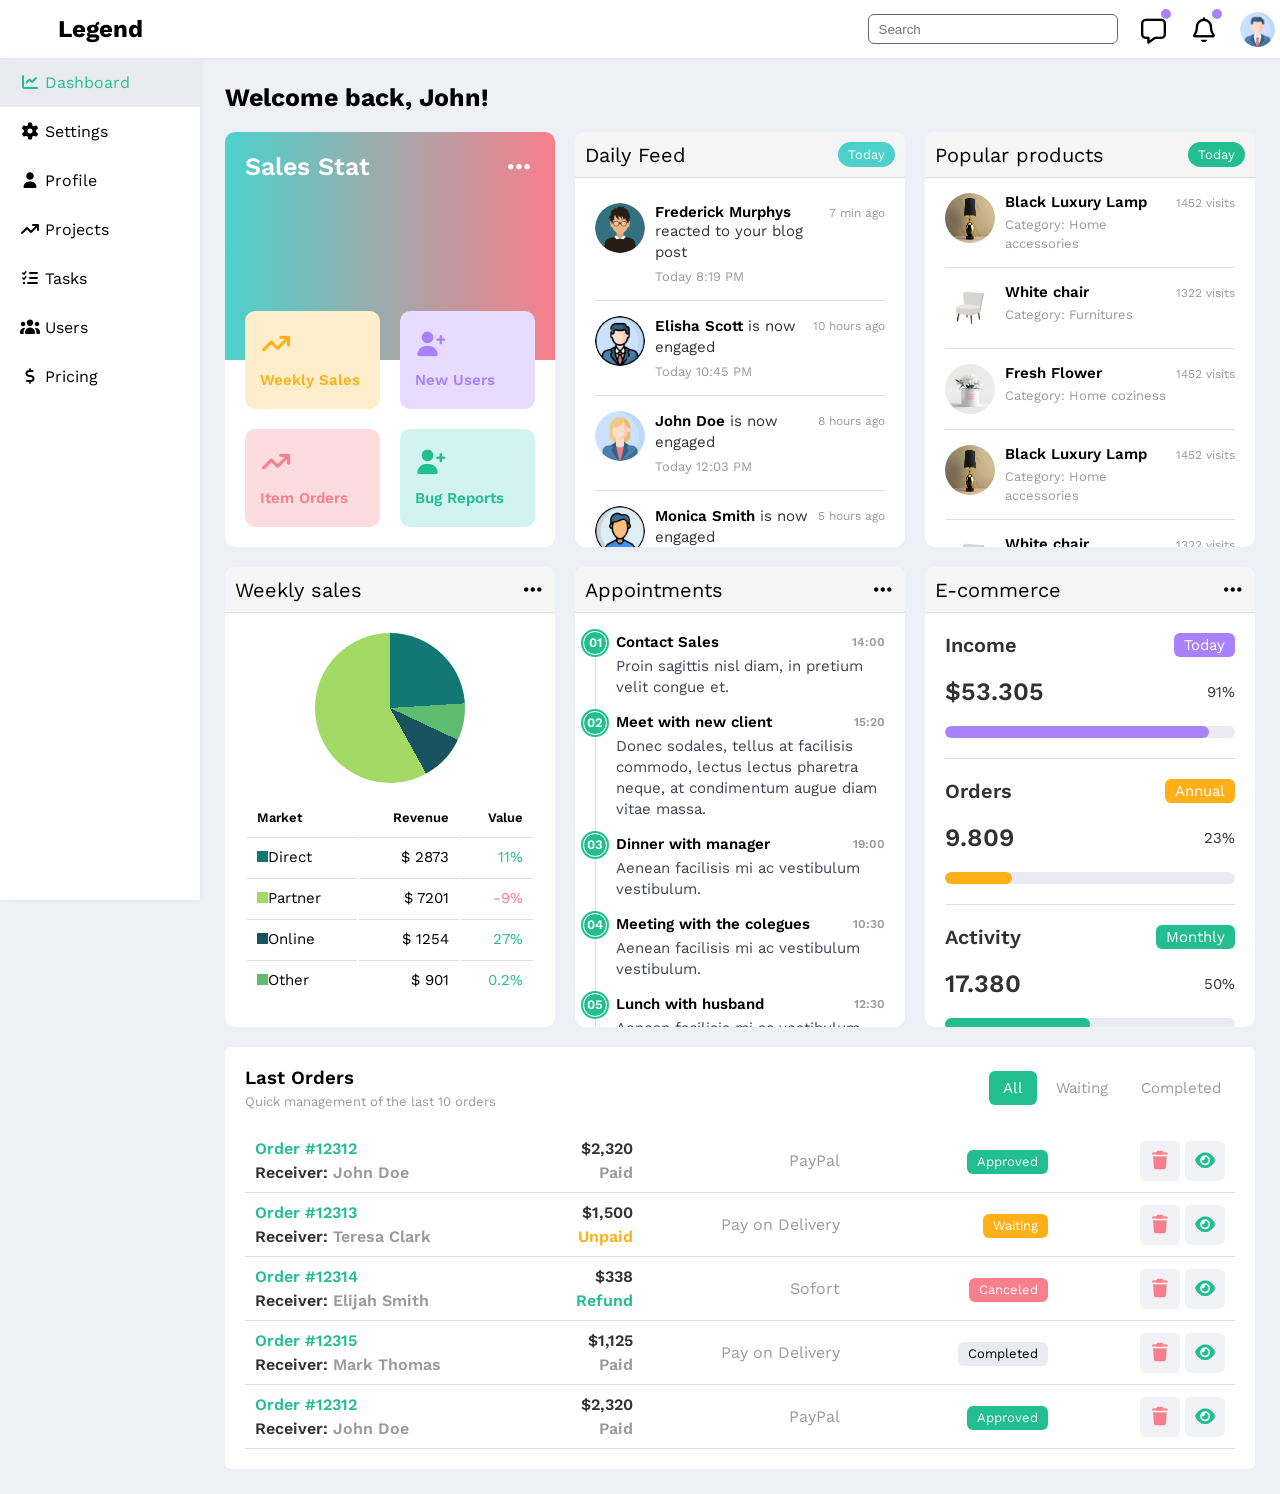
<file: index.html>
<!DOCTYPE html>
<html lang="en">

<head>
    <meta charset="UTF-8">
    <meta name="viewport" content="width=device-width, initial-scale=1.0">
    <title>Legend</title>
    <!-- Upload Font Awesome file -->
    <link rel="stylesheet" href="CSS/all.min.css">
    <!-- Upload Framework CSS File -->
    <link rel="stylesheet" href="CSS/framework.css">
    <!-- Upload Main CSS File -->
    <link rel="stylesheet" href="CSS/main.css">
    <!-- Upload Google Fonts -->
    <link rel="preconnect" href="https://fonts.googleapis.com">
    <link rel="preconnect" href="https://fonts.gstatic.com" crossorigin>
    <link href="https://fonts.googleapis.com/css2?family=Work+Sans:ital,wght@0,100..900;1,100..900&display=swap"
        rel="stylesheet">
</head>

<body>
    <!-- Start Header -->
    <header class="header bg-white align-between">
        <h2 class="txt-c m-0 p-20 clickable">Legend</h2>
        <div class="align-flex h-full gap-20 mr-5">
            <form class="h-full center-flex">
                <i class="fa-solid fa-magnifying-glass fs-25 none block-mobile"></i>
                <input type="search" placeholder="Search" class="p-10 rad-6 none-mobile">
            </form>
            <i class="fa-regular fa-message fs-25 relative clickable"></i>
            <i class="fa-regular fa-bell fs-25 relative clickable"></i>
            <img src="imgs/profile-1.png" alt="" class="rad-50 clickable">
        </div>
    </header>
    <!-- End Header -->
    <!-- Start Main -->
    <main>
        <!-- Start Side Bar -->
        <aside>
            <i class="fa-solid fa-angles-right arrow c-green"></i>
            <ul class="bg-white clickable">
                <li class="active">
                    <a href="index.html" class="pt-15 pb-15 pl-20">
                        <i class="fa-solid fa-chart-line mr-5"></i><span>Dashboard</span>
                    </a>
                </li>
                <li>
                    <a href="settings.html" class="pt-15 pb-15 pl-20">
                        <i class="fa-solid fa-gear mr-5"></i><span>Settings</span>
                    </a>
                </li>
                <li>
                    <a href="profile.html" class="pt-15 pb-15 pl-20">
                        <i class="fa-solid fa-user mr-5"></i><span>Profile</span>
                    </a>
                </li>
                <li>
                    <a href="projects.html" class="pt-15 pb-15 pl-20">
                        <i class="fa-solid fa-arrow-trend-up mr-5"></i><span>Projects</span>
                    </a>
                </li>
                <li>
                    <a href="tasks.html" class="pt-15 pb-15 pl-20">
                        <i class="fa-solid fa-list-check mr-5"></i><span>Tasks</span>
                    </a>
                </li>
                <li>
                    <a href="users.html" class="pt-15 pb-15 pl-20">
                        <i class="fa-solid fa-users mr-5"></i><span>Users</span>
                    </a>
                </li>
                <li>
                    <a href="pricing.html" class="pt-15 pb-15 pl-20">
                        <i class="fa-solid fa-dollar mr-5"></i><span>Pricing</span>
                    </a>
                </li>
            </ul>
        </aside>
        <!-- End Side Bar -->
        <!-- Start Section -->
        <section class="flex-1">
            <div class="dashboard-page m-25">
                <h1 class="fs-25 mb-20 txt-c-mobile">Welcome back, John!</h1>
                <!-- Start Wrapper -->
                <div class="wrapper grid gap-20 mb-20">
                    <div class="stats bg-white rad-10 c-white p-20 between-flex column">
                        <span class="fs-25 fw-600 align-between">
                            Sales Stat<i class="fa-solid fa-ellipsis clickable"></i></span>
                        <ul class="flex wrap gap-20">
                            <li class="c-yellow rad-10 fs-15 fw-600"><i
                                    class="fa-solid fa-arrow-trend-up block fs-25 mb-15"></i><span>Weekly Sales</span>
                            </li>
                            <li class="c-purple rad-10 fs-15 fw-600"><i
                                    class="fa-solid fa-user-plus block fs-25 mb-15"></i><span>New Users</span></li>
                            <li class="c-red rad-10 fs-15 fw-600"><i
                                    class="fa-solid fa-arrow-trend-up block fs-25 mb-15"></i><span>Item Orders</span>
                            </li>
                            <li class="c-green rad-10 fs-15 fw-600"><i
                                    class="fa-solid fa-user-plus block fs-25 mb-15"></i><span>Bug Reports</span></li>
                        </ul>
                    </div>
                    <!-- Separator -->
                    <div class="feed bg-white rad-10">
                        <div class="head fs-20 align-between p-10 bb-ddd">
                            Daily Feed
                            <span class="fs-13 c-white bg-blue rad-10">Today</span>
                        </div>
                        <ul class="over-auto pl-20 pr-20 pt-10 pb-10">
                            <li class="flex align-start pt-15 pb-15">
                                <img src="imgs/profile-2.png" alt="" class="mr-10 rad-50">
                                <div class="flex-1">
                                    <div class="title fw-600 fs-15">
                                        Frederick Murphys <span class="fw-normal line">reacted to your blog post</span>
                                    </div>
                                    <span class="fs-13 f-grey">Today 8:19 PM</span>
                                </div>
                                <span class="time fs-12 f-grey ml-10">7 min ago</span>
                            </li>
                            <li class="flex align-start pt-15 pb-15">
                                <img src="imgs/profile-3.png" alt="" class="mr-10 rad-50">
                                <div class="flex-1">
                                    <div class="title fw-600 fs-15">
                                        Elisha Scott <span class="fw-normal line">is now engaged</span>
                                    </div>
                                    <span class="fs-13 f-grey">Today 10:45 PM</span>
                                </div>
                                <span class="time fs-12 f-grey ml-10">10 hours ago</span>
                            </li>
                            <li class="flex align-start pt-15 pb-15">
                                <img src="imgs/profile-4.png" alt="" class="mr-10 rad-50">
                                <div class="flex-1">
                                    <div class="title fw-600 fs-15">
                                        John Doe <span class="fw-normal line">is now engaged</span>
                                    </div>
                                    <span class="fs-13 f-grey">Today 12:03 PM</span>
                                </div>
                                <span class="time fs-12 f-grey ml-10">8 hours ago</span>
                            </li>
                            <li class="flex align-start pt-15 pb-15">
                                <img src="imgs/profile-5.png" alt="" class="mr-10 rad-50">
                                <div class="flex-1">
                                    <div class="title fw-600 fs-15">
                                        Monica Smith <span class="fw-normal line">is now engaged</span>
                                    </div>
                                    <span class="fs-13 f-grey">Today 8:19 PM</span>
                                </div>
                                <span class="time fs-12 f-grey ml-10 ml-10">5 hours ago</span>
                            </li>
                            <li class="flex align-start pt-15 pb-15">
                                <img src="imgs/profile-1.png" alt="" class="mr-10 rad-50">
                                <div class="flex-1">
                                    <div class="title fw-600 fs-15">
                                        Frederick Murphys <span class="fw-normal line">reacted to your blog post</span>
                                    </div>
                                    <span class="fs-13 f-grey">Today 8:19 PM</span>
                                </div>
                                <span class="time fs-12 f-grey ml-10">7 min ago</span>
                            </li>
                            <li class="btn pt-15 pb-15">
                                <a href="#" class="w-full bg-blue rad-6 block c-white txt-c fs-20 p-10">Load More</a>
                            </li>
                        </ul>
                    </div>
                    <!-- Separator -->
                    <div class="products bg-white rad-10">
                        <div class="head fs-20 align-between p-10 bb-ddd">
                            Popular products
                            <span class="fs-13 c-white bg-green rad-10">Today</span>
                        </div>
                        <ul class="over-auto pl-20 pr-20">
                            <li class="flex align-start pt-15 pb-15">
                                <img src="imgs/product-1.jpg" alt="" class="mr-10 rad-50">
                                <div class="flex-1">
                                    <div class="title fw-600 fs-15">Black Luxury Lamp</div>
                                    <span class="fs-13 f-grey">Category: Home accessories</span>
                                </div>
                                <span class="visits fs-12 f-grey ml-10">1452 visits</span>
                            </li>
                            <li class="flex align-start pt-15 pb-15">
                                <img src="imgs/product-2.jpg" alt="" class="mr-10 rad-50">
                                <div class="flex-1">
                                    <div class="title fw-600 fs-15">White chair</div>
                                    <span class="fs-13 f-grey">Category: Furnitures</span>
                                </div>
                                <span class="visits fs-12 f-grey ml-10">1322 visits</span>
                            </li>
                            <li class="flex align-start pt-15 pb-15">
                                <img src="imgs/product-3.jpg" alt="" class="mr-10 rad-50">
                                <div class="flex-1">
                                    <div class="title fw-600 fs-15">Fresh Flower</div>
                                    <span class="fs-13 f-grey">Category: Home coziness</span>
                                </div>
                                <span class="visits fs-12 f-grey ml-10">1452 visits</span>
                            </li>
                            <li class="flex align-start pt-15 pb-15">
                                <img src="imgs/product-1.jpg" alt="" class="mr-10 rad-50">
                                <div class="flex-1">
                                    <div class="title fw-600 fs-15">Black Luxury Lamp</div>
                                    <span class="fs-13 f-grey">Category: Home accessories</span>
                                </div>
                                <span class="visits fs-12 f-grey ml-10">1452 visits</span>
                            </li>
                            <li class="flex align-start pt-15 pb-15">
                                <img src="imgs/product-2.jpg" alt="" class="mr-10 rad-50">
                                <div class="flex-1">
                                    <div class="title fw-600 fs-15">White chair</div>
                                    <span class="fs-13 f-grey">Category: Furnitures</span>
                                </div>
                                <span class="visits fs-12 f-grey ml-10">1322 visits</span>
                            </li>
                        </ul>
                    </div>
                    <!-- Separator -->
                    <div class="sales bg-white rad-10">
                        <div class="head fs-20 align-between p-10 bb-ddd">
                            Weekly sales
                            <i class="fa-solid fa-ellipsis clickable"></i>
                        </div>
                        <div class="content over-auto p-20">
                            <span class="block mb-15 m-auto rad-50"></span>
                            <table class="w-full">
                                <thead>
                                    <tr>
                                        <th class="fs-13 fw-600">Market</th>
                                        <th class="fs-13 fw-600">Revenue</th>
                                        <th class="fs-13 fw-600">Value</th>
                                    </tr>
                                </thead>
                                <tbody>
                                    <tr>
                                        <td>Direct</td>
                                        <td>$ 2873</td>
                                        <td class="c-green">11%</td>
                                    </tr>
                                    <tr>
                                        <td>Partner</td>
                                        <td>$ 7201</td>
                                        <td class="c-red">-9%</td>
                                    </tr>
                                    <tr>
                                        <td>Online</td>
                                        <td>$ 1254</td>
                                        <td class="c-green">27%</td>
                                    </tr>
                                    <tr>
                                        <td>Other</td>
                                        <td>$ 901</td>
                                        <td class="c-green">0.2%</td>
                                    </tr>
                                </tbody>
                            </table>
                        </div>
                    </div>
                    <!-- Separator -->
                    <div class="appointments bg-white rad-10">
                        <div class="head fs-20 align-between p-10 bb-ddd">
                            Appointments
                            <i class="fa-solid fa-ellipsis clickable"></i>
                        </div>
                        <ul class="p-20 over-auto">
                            <li class="pb-15 pl-20 relative">
                                <div class="align-between fw-600 fs-15 mb-5">
                                    Contact Sales<span class="fs-12 f-grey ml-10">14:00</span>
                                </div>
                                <p class="fw-normal fs-15 f-black line">
                                    Proin sagittis nisl diam, in pretium velit congue et.
                                </p>
                            </li>
                            <li class="pb-15 pl-20 relative">
                                <div class="align-between fw-600 fs-15 mb-5">
                                    Meet with new client<span class="fs-12 f-grey ml-10">15:20</span>
                                </div>
                                <p class="fw-normal fs-15 f-black line">
                                    Donec sodales, tellus at facilisis commodo, lectus lectus pharetra neque, at
                                    condimentum augue diam vitae massa.
                                </p>
                            </li>
                            <li class="pb-15 pl-20 relative">
                                <div class="align-between fw-600 fs-15 mb-5">
                                    Dinner with manager<span class="fs-12 f-grey ml-10">19:00</span>
                                </div>
                                <p class="fw-normal fs-15 f-black line">
                                    Aenean facilisis mi ac vestibulum vestibulum.
                                </p>
                            </li>
                            <li class="pb-15 pl-20 relative">
                                <div class="align-between fw-600 fs-15 mb-5">
                                    Meeting with the colegues<span class="fs-12 f-grey ml-10">10:30</span>
                                </div>
                                <p class="fw-normal fs-15 f-black line">
                                    Aenean facilisis mi ac vestibulum vestibulum.
                                </p>
                            </li>
                            <li class="pb-15 pl-20 relative">
                                <div class="align-between fw-600 fs-15 mb-5">
                                    Lunch with husband<span class="fs-12 f-grey ml-10">12:30</span>
                                </div>
                                <p class="fw-normal fs-15 f-black line">
                                    Aenean facilisis mi ac vestibulum vestibulum.
                                </p>
                            </li>
                        </ul>
                    </div>
                    <!-- Separator -->
                    <div class="e-commerce rad-10 bg-white">
                        <div class="head fs-20 align-between p-10 bb-ddd">
                            E-commerce
                            <i class="fa-solid fa-ellipsis clickable"></i>
                        </div>
                        <ul class="over-auto p-20 pt-0">
                            <li class="bb-ddd pb-20 pt-20">
                                <div class="mb-20 align-between">
                                    <h3 class="fs-20 fw-600 opa-8">Income</h3>
                                    <span class="c-white bg-purple rad-6 c-white fs-15 block">Today</span>
                                </div>
                                <p data-progress="91%" class="mb-20 fs-25 align-between fw-600 opa-8">$53.305</p>
                                <div class="prog rad-6 bg-grey w-full over-hidden">
                                    <span class="h-full rad-6 bg-purple block" style="width: 91%;"></span>
                                </div>
                            </li>
                            <li class="bb-ddd pb-20 pt-20">
                                <div class="mb-20 align-between">
                                    <h3 class="fs-20 fw-600 opa-8">Orders</h3>
                                    <span class="c-white bg-yellow rad-6 c-white fs-15 block">Annual</span>
                                </div>
                                <p data-progress="23%" class="mb-20 fs-25 align-between fw-600 opa-8">9.809</p>
                                <div class="prog rad-6 bg-grey w-full over-hidden">
                                    <span class="h-full rad-6 bg-yellow block" style="width: 23%;"></span>
                                </div>
                            </li>
                            <li class="bb-ddd pb-20 pt-20">
                                <div class="mb-20 align-between">
                                    <h3 class="fs-20 fw-600 opa-8">Activity</h3>
                                    <span class="c-white bg-green rad-6 c-white fs-15 block">Monthly</span>
                                </div>
                                <p data-progress="50%" class="mb-20 fs-25 align-between fw-600 opa-8">17.380</p>
                                <div class="prog rad-6 bg-grey w-full over-hidden">
                                    <span class="h-full rad-6 bg-green block" style="width: 50%;"></span>
                                </div>
                            </li>
                            <li class="pt-20 pb-20">
                                <div class="mb-20 align-between">
                                    <h3 class="fs-20 fw-600 opa-8">Revenue</h3>
                                    <span class="c-white bg-blue rad-6 c-white fs-15 block">Yearly</span>
                                </div>
                                <p data-progress="41%" class="mb-20 fs-25 align-between fw-600 opa-8">$28.940</p>
                                <div class="prog rad-6 bg-grey w-full over-hidden">
                                    <span class="h-full rad-6 bg-blue block" style="width: 41%;"></span>
                                </div>
                            </li>
                        </ul>
                    </div>
                </div>
                <!-- End Wrapper -->
                <div class="orders bg-white w-full rad-6 p-20">
                    <div class="filter align-flex wrap pb-20">
                        <div class="col flex-1">
                            <h3 class="fw-600 mb-5">Last Orders</h3>
                            <p class="f-grey fs-13 w-max">Quick management of the last 10 orders</p>
                        </div>
                        <div class="col fs-15 flex">
                            <span class="active rad-6 ml-5 trans clickable f-grey block">All</span>
                            <span class="rad-6 ml-5 c-green trans clickable f-grey block">Waiting</span>
                            <span class="rad-6 ml-5 c-green trans clickable f-grey block">Completed</span>
                        </div>
                    </div>
                    <div class="content">
                        <table class="w-full">
                            <tr class="align-flex gap-20 w-full bb-ddd">
                                <td>
                                    <p class="c-green block fw-600 mb-5 w-max">Order #12312</p>
                                    <div class="flex">
                                        <span class="fw-600 opa-8">Receiver:</span><a href="#"
                                            class="ml-5 f-grey fw-600 w-max">John Doe</a>
                                    </div>
                                </td>
                                <td>
                                    <span class="block mb-5 fw-600 opa-8">$2,320</span>
                                    <span class="f-grey fw-600">Paid</span>
                                </td>
                                <td class="f-grey">PayPal</td>
                                <td>
                                    <span class="status c-white bg-green rad-6 fs-13">Approved</span>
                                </td>
                                <td>
                                    <i class="fa-solid fa-trash p-10 trans rad-6 clickable c-red"></i>
                                    <i class="fa-solid fa-eye p-10 trans rad-6 clickable c-green"></i>
                                </td>
                            </tr>
                            <tr class="align-flex gap-20 w-full bb-ddd">
                                <td>
                                    <p class="c-green block fw-600 mb-5 w-max">Order #12313</p>
                                    <div class="flex">
                                        <span class="fw-600 opa-8">Receiver:</span><a href="#"
                                            class="ml-5 f-grey fw-600 w-max">Teresa Clark</a>
                                    </div>
                                </td>
                                <td>
                                    <span class="block mb-5 fw-600 opa-8">$1,500</span>
                                    <span class="c-yellow fw-600">Unpaid</span>
                                </td>
                                <td class="f-grey">Pay on Delivery</td>
                                <td>
                                    <span class="status c-white bg-yellow rad-6 fs-13">Waiting</span>
                                </td>
                                <td>
                                    <i class="fa-solid fa-trash p-10 trans rad-6 clickable c-red"></i>
                                    <i class="fa-solid fa-eye p-10 trans rad-6 clickable c-green"></i>
                                </td>
                            </tr>
                            <tr class="align-flex gap-20 w-full bb-ddd">
                                <td>
                                    <p class="c-green block fw-600 mb-5 w-max">Order #12314</p>
                                    <div class="flex">
                                        <span class="fw-600 opa-8">Receiver:</span><a href="#"
                                            class="ml-5 f-grey fw-600 w-max">Elijah Smith</a>
                                    </div>
                                </td>
                                <td>
                                    <span class="block mb-5 fw-600 opa-8">$338</span>
                                    <span class="c-green fw-600">Refund</span>
                                </td>
                                <td class="f-grey">Sofort</td>
                                <td>
                                    <span class="status c-white bg-red rad-6 fs-13">Canceled</span>
                                </td>
                                <td>
                                    <i class="fa-solid fa-trash p-10 trans rad-6 clickable c-red"></i>
                                    <i class="fa-solid fa-eye p-10 trans rad-6 clickable c-green"></i>
                                </td>
                            </tr>
                            <tr class="align-flex gap-20 w-full bb-ddd">
                                <td>
                                    <span class="c-green block fw-600 mb-5 w-max">Order #12315</span>
                                    <div class="flex">
                                        <span class="fw-600 opa-8">Receiver:</span><a href="#"
                                            class="ml-5 f-grey fw-600 w-max">Mark Thomas</a>
                                    </div>
                                </td>
                                <td>
                                    <span class="block mb-5 fw-600 opa-8">$1,125</span>
                                    <span class="f-grey fw-600">Paid</span>
                                </td>
                                <td class="f-grey">Pay on Delivery</td>
                                <td>
                                    <span class="status bg-grey rad-6 fs-13">Completed</span>
                                </td>
                                <td>
                                    <i class="fa-solid fa-trash p-10 trans rad-6 clickable c-red"></i>
                                    <i class="fa-solid fa-eye p-10 trans rad-6 clickable c-green"></i>
                                </td>
                            </tr>
                            <tr class="align-flex gap-20 w-full bb-ddd">
                                <td>
                                    <p class="c-green block fw-600 mb-5 w-max">Order #12312</p>
                                    <div class="flex">
                                        <span class="fw-600 opa-8">Receiver:</span><a href="#"
                                            class="ml-5 f-grey fw-600 w-max">John Doe</a>
                                    </div>
                                </td>
                                <td>
                                    <span class="block mb-5 fw-600 opa-8">$2,320</span>
                                    <span class="f-grey fw-600">Paid</span>
                                </td>
                                <td class="f-grey">PayPal</td>
                                <td>
                                    <span class="status c-white bg-green rad-6 fs-13">Approved</span>
                                </td>
                                <td>
                                    <i class="fa-solid fa-trash p-10 trans rad-6 clickable c-red"></i>
                                    <i class="fa-solid fa-eye p-10 trans rad-6 clickable c-green"></i>
                                </td>
                            </tr>
                        </table>
                    </div>
                </div>
            </div>
        </section>
        <!-- End Section -->
    </main>
    <!-- End Main -->
</body>
</file>
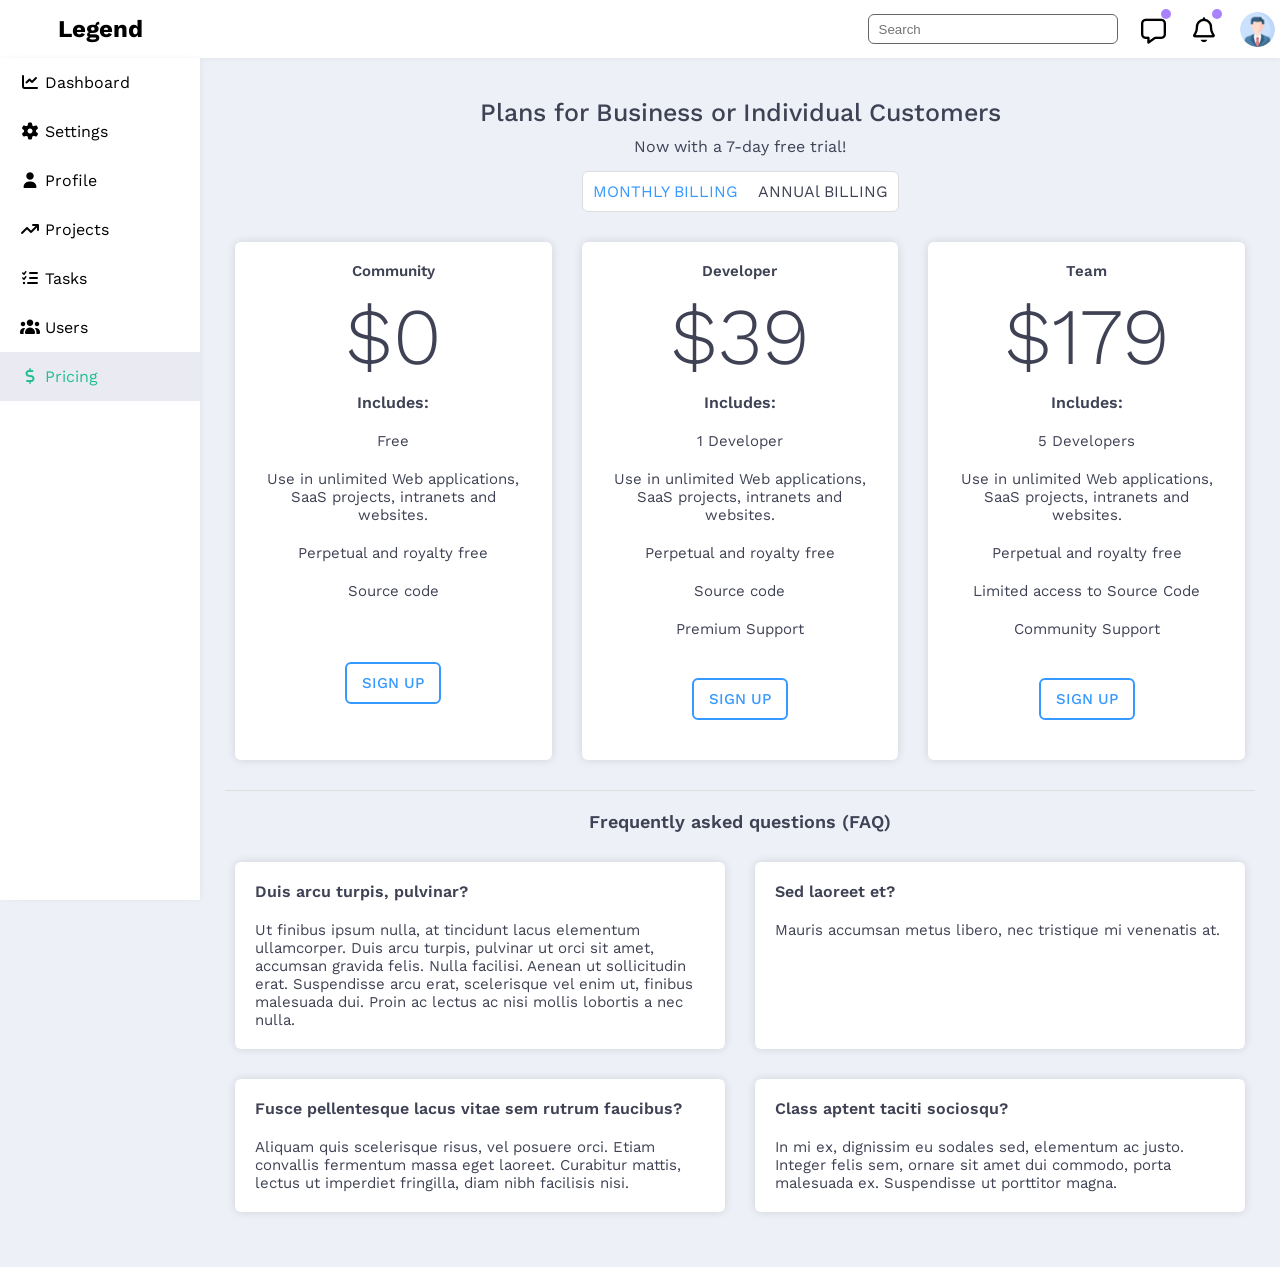
<file: pricing.html>
<!DOCTYPE html>
<html lang="en">

<head>
    <meta charset="UTF-8">
    <meta name="viewport" content="width=device-width, initial-scale=1.0">
    <title>Legend</title>
    <!-- Upload Font Awesome file -->
    <link rel="stylesheet" href="CSS/all.min.css">
    <!-- Upload Framework CSS File -->
    <link rel="stylesheet" href="CSS/framework.css">
    <!-- Upload Main CSS File -->
    <link rel="stylesheet" href="CSS/main.css">
    <!-- Upload Google Fonts -->
    <link rel="preconnect" href="https://fonts.googleapis.com">
    <link rel="preconnect" href="https://fonts.gstatic.com" crossorigin>
    <link href="https://fonts.googleapis.com/css2?family=Work+Sans:ital,wght@0,100..900;1,100..900&display=swap"
        rel="stylesheet">
</head>

<body>
    <!-- Start Header -->
    <header class="header bg-white align-between">
        <h2 class="txt-c m-0 p-20 clickable">Legend</h2>
        <div class="align-flex h-full gap-20 mr-5">
            <form class="h-full center-flex">
                <i class="fa-solid fa-magnifying-glass fs-25 none block-mobile"></i>
                <input type="search" placeholder="Search" class="p-10 rad-6 none-mobile">
            </form>
            <i class="fa-regular fa-message fs-25 relative clickable"></i>
            <i class="fa-regular fa-bell fs-25 relative clickable"></i>
            <img src="imgs/profile-1.png" alt="" class="rad-50 clickable">
        </div>
    </header>
    <!-- End Header -->
    <!-- Start Main -->
    <main>
        <!-- Start Side Bar -->
        <aside>
            <i class="fa-solid fa-angles-right arrow c-green"></i>
            <ul class="bg-white clickable">
                <li>
                    <a href="index.html" class="pt-15 pb-15 pl-20">
                        <i class="fa-solid fa-chart-line mr-5"></i><span>Dashboard</span>
                    </a>
                </li>
                <li>
                    <a href="settings.html" class="pt-15 pb-15 pl-20">
                        <i class="fa-solid fa-gear mr-5"></i><span>Settings</span>
                    </a>
                </li>
                <li>
                    <a href="profile.html" class="pt-15 pb-15 pl-20">
                        <i class="fa-solid fa-user mr-5"></i><span>Profile</span>
                    </a>
                </li>
                <li>
                    <a href="projects.html" class="pt-15 pb-15 pl-20">
                        <i class="fa-solid fa-arrow-trend-up mr-5"></i><span>Projects</span>
                    </a>
                </li>
                <li>
                    <a href="tasks.html" class="pt-15 pb-15 pl-20">
                        <i class="fa-solid fa-list-check mr-5"></i><span>Tasks</span>
                    </a>
                </li>
                <li>
                    <a href="users.html" class="pt-15 pb-15 pl-20">
                        <i class="fa-solid fa-users mr-5"></i><span>Users</span>
                    </a>
                </li>
                <li class="active">
                    <a href="pricing.html" class="pt-15 pb-15 pl-20">
                        <i class="fa-solid fa-dollar mr-5"></i><span>Pricing</span>
                    </a>
                </li>
            </ul>
        </aside>
        <!-- End Side Bar -->
        <!-- Start Section -->
        <section class="flex-1">
            <div class="pricing-page m-25 f-black">
                <div class="methods pt-15 pb-20 bb-ddd">
                    <div class="intro txt-c">
                        <h1 class="fs-25 fw-500 mb-10">Plans for Business or Individual Customers</h1>
                        <p class="mb-15">Now with a 7-day free trial!</p>
                        <div class="mb-20 flex rad-6 b-ddd w-fit bg-white m-auto">
                            <a href="#" class="p-10 c-blue-alt">MONTHLY BILLING</a>
                            <a href="#" class="p-10">ANNUAl BILLING</a>
                        </div>
                    </div>
                    <div class="cards grid over-hidden p-10">
                        <div class="card p-20 txt-c bg-white rad-6 trans">
                            <div>
                                <h3 class="fs-15 fw-600 mb-10">Community</h3>
                                <span class="price block mb-10">$0</span>
                                <span class="block fw-600">Includes:</span>
                            </div>
                            <ul class="fs-15 pt-20 pb-20">
                                <li class="mb-20">Free</li>
                                <li class="mb-20">Use in unlimited Web applications, SaaS projects, intranets and
                                    websites.</li>
                                <li class="mb-20">Perpetual and royalty free</li>
                                <li class="mb-20">Source code</li>
                            </ul>
                            <a href="#" class="mb-20 rad-6 w-fit m-auto c-blue-alt fs-15 fw-500">SIGN UP</a>
                        </div>
                        <div class="card p-20 txt-c bg-white rad-6 trans">
                            <div>
                                <h3 class="fs-15 fw-600 mb-10">Developer</h3>
                                <span class="price block mb-10">$39</span>
                                <span class="block fw-600">Includes:</span>
                            </div>
                            <ul class="fs-15 pt-20 pb-20">
                                <li class="mb-20">1 Developer</li>
                                <li class="mb-20">Use in unlimited Web applications, SaaS projects, intranets and
                                    websites.</li>
                                <li class="mb-20">Perpetual and royalty free</li>
                                <li class="mb-20">Source code</li>
                                <li class="mb-20">Premium Support</li>
                            </ul>
                            <a href="#" class="mb-20 rad-6 w-fit m-auto c-blue-alt fs-15 fw-500">SIGN UP</a>
                        </div>
                        <div class="card p-20 txt-c bg-white rad-6 trans">
                            <div>
                                <h3 class="fs-15 fw-600 mb-10">Team</h3>
                                <span class="price block mb-10">$179</span>
                                <span class="block fw-600">Includes:</span>
                            </div>
                            <ul class="fs-15 pt-20 pb-20">
                                <li class="mb-20">5 Developers</li>
                                <li class="mb-20">Use in unlimited Web applications, SaaS projects, intranets and
                                    websites.</li>
                                <li class="mb-20">Perpetual and royalty free</li>
                                <li class="mb-20">Limited access to Source Code</li>
                                <li class="mb-20">Community Support</li>
                            </ul>
                            <a href="#" class="mb-20 rad-6 w-fit m-auto c-blue-alt fs-15 fw-500">SIGN UP</a>
                        </div>
                    </div>
                </div>
                <div class="pt-20 pb-20">
                    <h2 class="mb-20 fs-18 fw-600 txt-c">Frequently asked questions (FAQ)</h2>
                    <div class="questions grid p-10">
                        <div class="question p-20 rad-6 bg-white">
                            <h3 class="mb-20 fs-16 fw-600">Duis arcu turpis, pulvinar?</h3>
                            <p class="fs-15">
                                Ut finibus ipsum nulla, at tincidunt lacus elementum ullamcorper. Duis arcu turpis,
                                pulvinar
                                ut orci sit amet, accumsan gravida felis. Nulla facilisi. Aenean ut sollicitudin erat.
                                Suspendisse arcu erat, scelerisque vel enim ut, finibus malesuada dui. Proin ac lectus
                                ac
                                nisi mollis lobortis a nec nulla.
                            </p>
                        </div>
                        <div class="question p-20 rad-6 bg-white">
                            <h3 class="mb-20 fs-16 fw-600">Sed laoreet et?</h3>
                            <p class="fs-15">
                                Mauris accumsan metus libero, nec tristique mi venenatis at.
                            </p>
                        </div>
                        <div class="question p-20 rad-6 bg-white">
                            <h3 class="mb-20 fs-16 fw-600">Fusce pellentesque lacus vitae sem rutrum faucibus?</h3>
                            <p class="fs-15">
                                Aliquam quis scelerisque risus, vel posuere orci. Etiam convallis fermentum massa eget
                                laoreet. Curabitur mattis, lectus ut imperdiet fringilla, diam nibh facilisis nisi.
                            </p>
                        </div>
                        <div class="question p-20 rad-6 bg-white">
                            <h3 class="mb-20 fs-16 fw-600">Class aptent taciti sociosqu?</h3>
                            <p class="fs-15">
                                In mi ex, dignissim eu sodales sed, elementum ac justo. Integer felis sem, ornare sit
                                amet dui commodo, porta malesuada ex. Suspendisse ut porttitor magna.
                            </p>
                        </div>
                    </div>
                </div>
            </div>
        </section>
        <!-- End Section -->
    </main>
    <!-- End Main -->
</body>

</html>
</file>
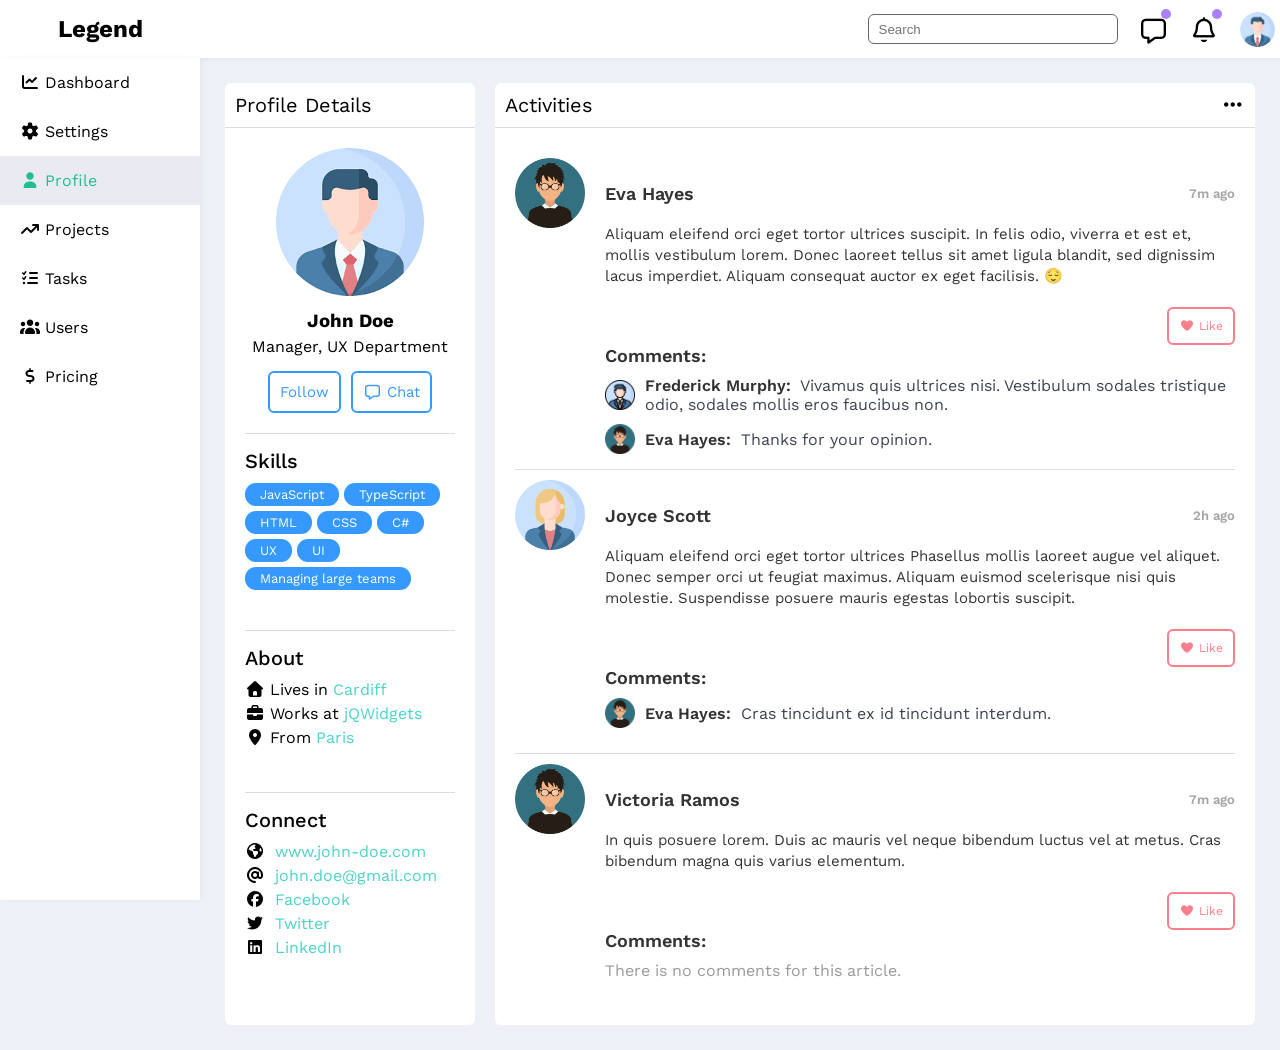
<file: profile.html>
<!DOCTYPE html>
<html lang="en">

<head>
    <meta charset="UTF-8">
    <meta name="viewport" content="width=device-width, initial-scale=1.0">
    <title>Legend</title>
    <!-- Upload Font Awesome file -->
    <link rel="stylesheet" href="CSS/all.min.css">
    <!-- Upload Framework CSS File -->
    <link rel="stylesheet" href="CSS/framework.css">
    <!-- Upload Main CSS File -->
    <link rel="stylesheet" href="CSS/main.css">
    <!-- Upload Google Fonts -->
    <link rel="preconnect" href="https://fonts.googleapis.com">
    <link rel="preconnect" href="https://fonts.gstatic.com" crossorigin>
    <link href="https://fonts.googleapis.com/css2?family=Work+Sans:ital,wght@0,100..900;1,100..900&display=swap"
        rel="stylesheet">
</head>

<body>
    <!-- Start Header -->
    <header class="header bg-white align-between">
        <h2 class="txt-c m-0 p-20 clickable">Legend</h2>
        <div class="align-flex h-full gap-20 mr-5">
            <form class="h-full center-flex">
                <i class="fa-solid fa-magnifying-glass fs-25 none block-mobile"></i>
                <input type="search" placeholder="Search" class="p-10 rad-6 none-mobile">
            </form>
            <i class="fa-regular fa-message fs-25 relative clickable"></i>
            <i class="fa-regular fa-bell fs-25 relative clickable"></i>
            <img src="imgs/profile-1.png" alt="" class="rad-50 clickable">
        </div>
    </header>
    <!-- End Header -->
    <!-- Start Main -->
    <main>
        <!-- Start Side Bar -->
        <aside>
            <i class="fa-solid fa-angles-right arrow c-green"></i>
            <ul class="bg-white clickable">
                <li>
                    <a href="index.html" class="pt-15 pb-15 pl-20">
                        <i class="fa-solid fa-chart-line mr-5"></i><span>Dashboard</span>
                    </a>
                </li>
                <li>
                    <a href="settings.html" class="pt-15 pb-15 pl-20">
                        <i class="fa-solid fa-gear mr-5"></i><span>Settings</span>
                    </a>
                </li>
                <li class="active">
                    <a href="profile.html" class="pt-15 pb-15 pl-20">
                        <i class="fa-solid fa-user mr-5"></i><span>Profile</span>
                    </a>
                </li>
                <li>
                    <a href="projects.html" class="pt-15 pb-15 pl-20">
                        <i class="fa-solid fa-arrow-trend-up mr-5"></i><span>Projects</span>
                    </a>
                </li>
                <li>
                    <a href="tasks.html" class="pt-15 pb-15 pl-20">
                        <i class="fa-solid fa-list-check mr-5"></i><span>Tasks</span>
                    </a>
                </li>
                <li>
                    <a href="users.html" class="pt-15 pb-15 pl-20">
                        <i class="fa-solid fa-users mr-5"></i><span>Users</span>
                    </a>
                </li>
                <li>
                    <a href="pricing.html" class="pt-15 pb-15 pl-20">
                        <i class="fa-solid fa-dollar mr-5"></i><span>Pricing</span>
                    </a>
                </li>
            </ul>
        </aside>
        <!-- End Side Bar -->
        <!-- Start Section -->
        <section class="flex-1">
            <div class="profile-page m-25 flex wrap gap-20">
                <div class="prof-details bg-white rad-6 flex-1">
                    <div class="head fs-20 align-between p-10 bb-ddd">
                        Profile Details
                    </div>
                    <div class="p-20">
                        <figure class="txt-c">
                            <img src="imgs/profile-1.png" alt="">
                            <figcaption>
                                <h3 class="mb-5 mt-10">John Doe</h3>
                                <p class="mb-15">Manager, UX Department</p>
                                <div class="center-flex gap-10">
                                    <a href="#" class="p-10 rad-6 fs-15 c-blue-alt">Follow</a>
                                    <a href="#" class="p-10 rad-6 fs-15 c-blue-alt"><i
                                            class="fa-regular fa-message mr-5"></i>Chat</a>
                                </div>
                            </figcaption>
                        </figure>
                        <div class="skills bt-ddd mt-20 pt-15 pb-20">
                            <p class="mb-10 fs-20 fw-500">Skills</p>
                            <div class="flex wrap gap-5">
                                <span class="c-white fs-13 bg-blue-alt">JavaScript</span>
                                <span class="c-white fs-13 bg-blue-alt">TypeScript</span>
                                <span class="c-white fs-13 bg-blue-alt">HTML</span>
                                <span class="c-white fs-13 bg-blue-alt">CSS</span>
                                <span class="c-white fs-13 bg-blue-alt">C#</span>
                                <span class="c-white fs-13 bg-blue-alt">UX</span>
                                <span class="c-white fs-13 bg-blue-alt">UI</span>
                                <span class="c-white fs-13 bg-blue-alt">Managing large teams</span>
                            </div>
                        </div>
                        <div class="about bt-ddd mt-20 pt-15 pb-20">
                            <p class="mb-10 fs-20 fw-500">About</p>
                            <div>
                                <p class="mb-5"><i class="fa-solid fa-house mr-5"></i>Lives in<a href="#"
                                        class="opa-10 ml-5 c-blue">Cardiff</a></a></p>
                                <p class="mb-5"><i class="fa-solid fa-briefcase mr-5"></i>Works at<a href="#"
                                        class="opa-10 ml-5 c-blue">jQWidgets</a></p>
                                <p class="mb-5"><i class="fa-solid fa-location-dot mr-5"></i>From<a href="#"
                                        class="opa-10 ml-5 c-blue">Paris</a></p>
                            </div>
                        </div>
                        <div class="connect bt-ddd mt-20 pt-15 pb-20">
                            <p class="mb-10 fs-20 fw-500">Connect</p>
                            <div>
                                <p class="mb-5"><i class="fa-solid fa-earth-americas mr-5"></i><a href="#"
                                        class="opa-10 ml-5 c-blue">www.john-doe.com</a></p>
                                <p class="mb-5"><i class="fa-solid fa-at mr-5"></i><a href="#"
                                        class="opa-10 ml-5 c-blue">john.doe@gmail.com</a></p>
                                <p class="mb-5"><i class="fa-brands fa-facebook mr-5"></i><a href="#"
                                        class="opa-10 ml-5 c-blue">Facebook</a></p>
                                <p class="mb-5"><i class="fa-brands fa-twitter mr-5"></i><a href="#"
                                        class="opa-10 ml-5 c-blue">Twitter</a></p>
                                <p class="mb-5"><i class="fa-brands fa-linkedin mr-5"></i><a href="#"
                                        class="opa-10 ml-5 c-blue">LinkedIn</a></p>
                            </div>
                        </div>
                    </div>
                </div>
                <div class="activities bg-white rad-6">
                    <div class="head fs-20 align-between p-10 bb-ddd over-hidden">
                        Activities
                        <i class="fa-solid fa-ellipsis clickable"></i>
                    </div>
                    <div class="p-20">
                        <div class="activity pt-10 pb-15 flex align-start bb-ddd">
                            <img src="imgs/profile-2.png" alt="">
                            <div class="content">
                                <article>
                                    <h3 data-date="7m ago" class="align-between mb-20 opa-8 fs-18 fw-600">Eva Hayes</h3>
                                    <p class="mb-20 fs-15 opa-8 line">Aliquam eleifend orci eget tortor ultrices
                                        suscipit. In felis odio,
                                        viverra et est et, mollis vestibulum lorem. Donec laoreet tellus sit amet ligula
                                        blandit, sed dignissim lacus imperdiet. Aliquam consequat auctor ex eget
                                        facilisis. 😌 </p>
                                    <a href="#" class="p-10 rad-6 fs-12 c-red w-fit ml-auto"><i
                                            class="fa-solid fa-heart fs-12 mr-5"></i>Like</a>
                                </article>
                                <div class="comments">
                                    <h3 class="mb-10 opa-8 fs-18 fw-600">Comments:</h3>
                                    <div>
                                        <div class="comment align-flex mb-10">
                                            <img src="imgs/profile-3.png" alt="" class="mr-10">
                                            <p class="fs-16">
                                                <span class="fw-600 opa-8 mr-5">Frederick Murphy:</span>
                                                <span class="f-black">Vivamus quis ultrices nisi. Vestibulum sodales
                                                    tristique odio, sodales
                                                    mollis eros faucibus non.</span>
                                            </p>
                                        </div>
                                        <div class="comment align-flex">
                                            <img src="imgs/profile-2.png" alt="" class="mr-10">
                                            <p class="fs-16">
                                                <span class="fw-600 opa-8 mr-5">Eva Hayes:</span>
                                                <span class="f-black">Thanks for your opinion.</span>
                                            </p>
                                        </div>
                                    </div>
                                </div>
                            </div>
                        </div>
                        <div class="activity pt-10 pb-15 flex align-start bb-ddd">
                            <img src="imgs/profile-4.png" alt="">
                            <div class="content">
                                <article>
                                    <h3 data-date="2h ago" class="align-between mb-20 opa-8 fs-18 fw-600">Joyce Scott
                                    </h3>
                                    <p class="mb-20 fs-15 opa-8 line">
                                        Aliquam eleifend orci eget tortor ultrices
                                        Phasellus mollis laoreet augue vel aliquet. Donec semper orci ut feugiat
                                        maximus. Aliquam euismod scelerisque nisi quis molestie. Suspendisse posuere
                                        mauris egestas lobortis suscipit.
                                    </p>
                                    <a href="#" class="p-10 rad-6 fs-12 c-red w-fit ml-auto">
                                        <i class="fa-solid fa-heart fs-12 mr-5"></i>Like
                                    </a>
                                </article>
                                <div class="comments">
                                    <h3 class="mb-10 opa-8 fs-18 fw-600">Comments:</h3>
                                    <div>
                                        <div class="comment align-flex mb-10">
                                            <img src="imgs/profile-2.png" alt="" class="mr-10">
                                            <p class="fs-16">
                                                <span class="fw-600 opa-8 mr-5">Eva Hayes:</span>
                                                <span class="f-black">
                                                    Cras tincidunt ex id tincidunt interdum.
                                                </span>
                                            </p>
                                        </div>
                                    </div>
                                </div>
                            </div>
                        </div>
                        <div class="activity pt-10 pb-15 flex align-start">
                            <img src="imgs/profile-2.png" alt="">
                            <div class="content">
                                <article>
                                    <h3 data-date="7m ago" class="align-between mb-20 opa-8 fs-18 fw-600">Victoria Ramos
                                    </h3>
                                    <p class="mb-20 fs-15 opa-8 line">
                                        In quis posuere lorem. Duis ac mauris vel neque bibendum luctus vel at metus.
                                        Cras bibendum magna quis varius elementum.
                                    </p>
                                    <a href="#" class="p-10 rad-6 fs-12 c-red w-fit ml-auto"><i
                                            class="fa-solid fa-heart fs-12 mr-5"></i>Like</a>
                                </article>
                                <div class="comments">
                                    <h3 class="mb-10 opa-8 fs-18 fw-600">Comments:</h3>
                                    <div>
                                        <div class="comment align-flex mb-10">
                                            <p class="fs-16 f-grey">
                                                There is no comments for this article.
                                            </p>
                                        </div>
                                    </div>
                                </div>
                            </div>
                        </div>
                    </div>
                </div>
            </div>
        </section>
        <!-- End Section -->
    </main>
    <!-- Start Main -->
</body>

</html>
</file>
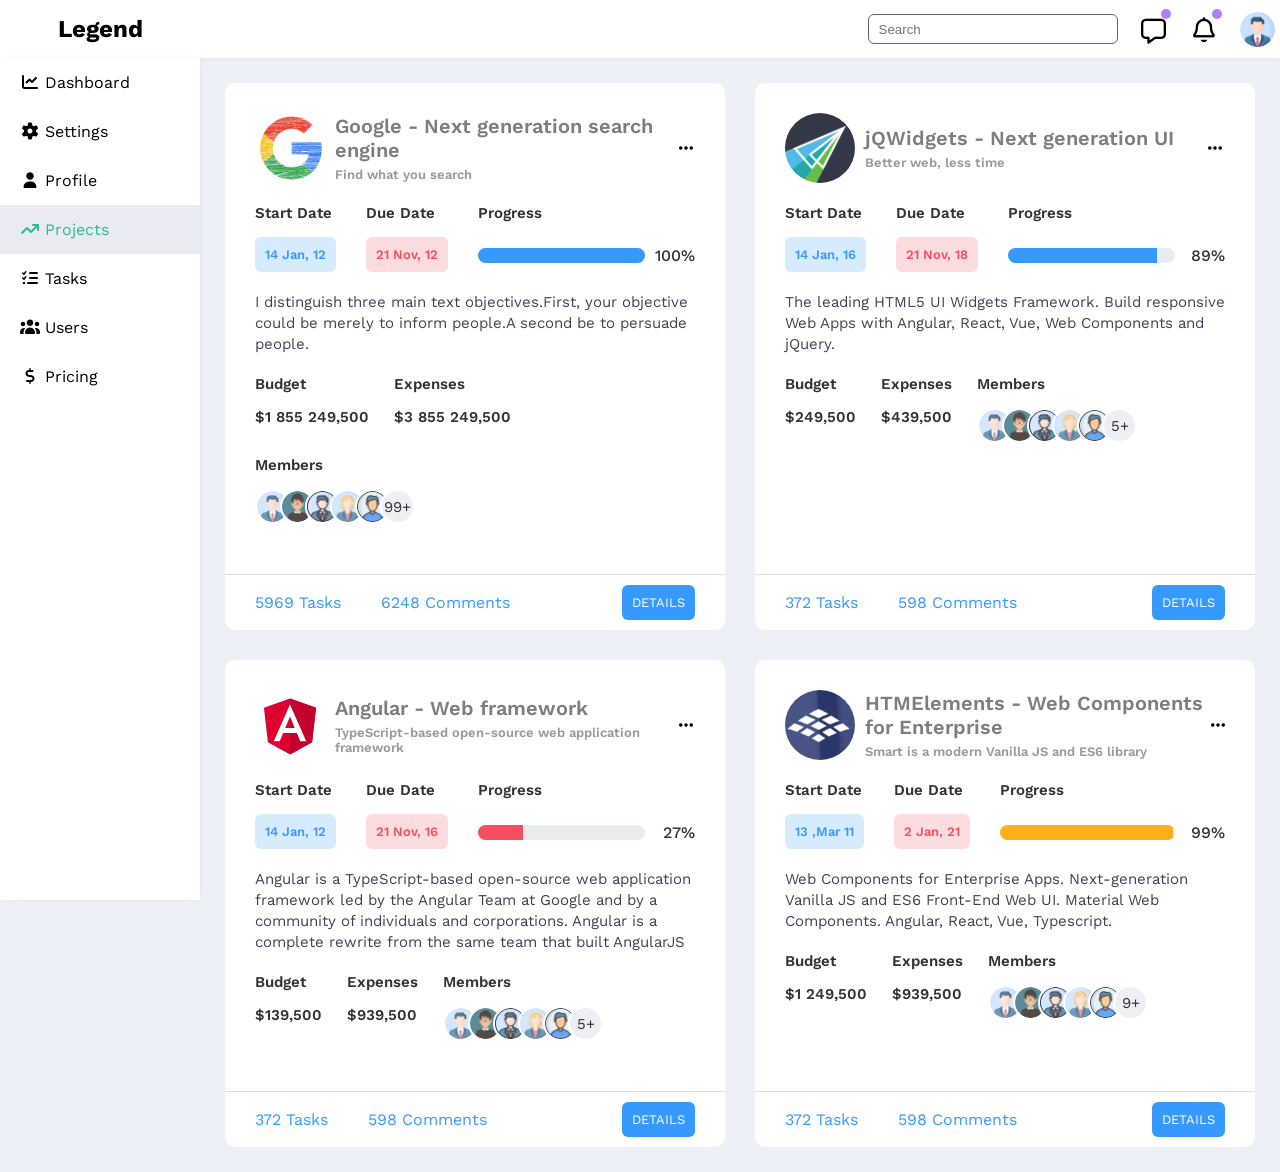
<file: projects.html>
<!DOCTYPE html>
<html lang="en">

<head>
    <meta charset="UTF-8">
    <meta name="viewport" content="width=device-width, initial-scale=1.0">
    <title>Legend</title>
    <!-- Upload Font Awesome file -->
    <link rel="stylesheet" href="CSS/all.min.css">
    <!-- Upload Framework CSS File -->
    <link rel="stylesheet" href="CSS/framework.css">
    <!-- Upload Main CSS File -->
    <link rel="stylesheet" href="CSS/main.css">
    <!-- Upload Google Fonts -->
    <link rel="preconnect" href="https://fonts.googleapis.com">
    <link rel="preconnect" href="https://fonts.gstatic.com" crossorigin>
    <link href="https://fonts.googleapis.com/css2?family=Work+Sans:ital,wght@0,100..900;1,100..900&display=swap"
        rel="stylesheet">
</head>

<body>
    <!-- Start Header -->
    <header class="header bg-white align-between">
        <h2 class="txt-c m-0 p-20 clickable">Legend</h2>
        <div class="align-flex h-full gap-20 mr-5">
            <form class="h-full center-flex">
                <i class="fa-solid fa-magnifying-glass fs-25 none block-mobile"></i>
                <input type="search" placeholder="Search" class="p-10 rad-6 none-mobile">
            </form>
            <i class="fa-regular fa-message fs-25 relative clickable"></i>
            <i class="fa-regular fa-bell fs-25 relative clickable"></i>
            <img src="imgs/profile-1.png" alt="" class="rad-50 clickable">
        </div>
    </header>
    <!-- End Header -->
    <!-- Start Main -->
    <main>
        <!-- Start Side Bar -->
        <aside>
            <i class="fa-solid fa-angles-right arrow c-green"></i>
            <ul class="bg-white clickable">
                <li>
                    <a href="index.html" class="pt-15 pb-15 pl-20">
                        <i class="fa-solid fa-chart-line mr-5"></i><span>Dashboard</span>
                    </a>
                </li>
                <li>
                    <a href="settings.html" class="pt-15 pb-15 pl-20">
                        <i class="fa-solid fa-gear mr-5"></i><span>Settings</span>
                    </a>
                </li>
                <li>
                    <a href="profile.html" class="pt-15 pb-15 pl-20">
                        <i class="fa-solid fa-user mr-5"></i><span>Profile</span>
                    </a>
                </li>
                <li class="active">
                    <a href="projects.html" class="pt-15 pb-15 pl-20">
                        <i class="fa-solid fa-arrow-trend-up mr-5"></i><span>Projects</span>
                    </a>
                </li>
                <li>
                    <a href="tasks.html" class="pt-15 pb-15 pl-20">
                        <i class="fa-solid fa-list-check mr-5"></i><span>Tasks</span>
                    </a>
                </li>
                <li>
                    <a href="users.html" class="pt-15 pb-15 pl-20">
                        <i class="fa-solid fa-users mr-5"></i><span>Users</span>
                    </a>
                </li>
                <li>
                    <a href="pricing.html" class="pt-15 pb-15 pl-20">
                        <i class="fa-solid fa-dollar mr-5"></i><span>Pricing</span>
                    </a>
                </li>
            </ul>
        </aside>
        <!-- End Side Bar -->
        <!-- Start Section -->
        <section class="flex-1">
            <div class="projects-page m-25 grid">
                <div class="project bg-white rad-10">
                    <div class="p-30">
                        <div class="title align-flex mb-20">
                            <img src="imgs/project-1.png" alt="" class="mr-10">
                            <div>
                                <h2 class="fs-20 fw-600"><a href="#">Google - Next generation search engine</a></h2>
                                <p class="f-grey fs-13 mt-5 fw-600">Find what you search</p>
                            </div>
                            <i class="fa-solid fa-ellipsis clickable ml-auto"></i>
                        </div>
                        <div class="date mb-20 flex wrap">
                            <div class="fw-600">
                                <span class="fs-15 opa-8">Start Date</span>
                                <span class="block fs-13 mt-15 c-blue-alt rad-6 p-10">14 Jan, 12</span>
                            </div>
                            <div class="fw-600">
                                <span class="fs-15 opa-8">Due Date</span>
                                <span class="block fs-13 mt-15 c-red-alt rad-6 p-10">21 Nov, 12</span>
                            </div>
                            <div data-progress="100%" class="progress flex-1 relative h-fit">
                                <span class="fs-15 opa-8 fw-600">Progress</span>
                                <div class=" prog-holder relative over-hidden">
                                    <span class="absolute bg-blue-alt h-full" style="width: 100%;"></span>
                                </div>
                            </div>
                        </div>
                        <p class="f-black mb-20 fs-15 line">
                            I distinguish three main text objectives.First, your objective could be merely to inform
                            people.A second be to persuade people.
                        </p>
                        <div class="budget flex wrap">
                            <div class="fs-15 fw-600 opa-8">
                                <span>Budget</span>
                                <span class="block mt-15">$1 855 249,500</span>
                            </div>
                            <div class="fs-15 fw-600 opa-8">
                                <span>Expenses</span>
                                <span class="block mt-15">$3 855 249,500</span>
                            </div>
                            <div class="members fs-15 opa-8 fw-600 flex-1">
                                <span>Members</span>
                                <div class="mt-15 flex">
                                    <img src="imgs/profile-1.png" alt="">
                                    <img src="imgs/profile-2.png" alt="">
                                    <img src="imgs/profile-3.png" alt="">
                                    <img src="imgs/profile-4.png" alt="">
                                    <img src="imgs/profile-5.png" alt="">
                                    <span class="center-flex bg-grey fw-normal">99+</span>
                                </div>
                            </div>
                        </div>
                    </div>
                    <div class="details align-flex gap-20 bt-ddd mt-20">
                        <a href="#" class="mr-20 c-blue-alt">5969 Tasks</a>
                        <a href="#" class="mr-20 c-blue-alt">6248 Comments</a>
                        <a href="#" class="ml-auto fs-13 p-10 rad-6 c-white bg-blue-alt">DETAILS</a>
                    </div>
                </div>
                <div class="project bg-white rad-10">
                    <div class="p-30">
                        <div class="title align-flex mb-20">
                            <img src="imgs/project-2.png" alt="" class="mr-10">
                            <div>
                                <h2 class="fs-20 fw-600"><a href="#">jQWidgets - Next generation UI</a></h2>
                                <p class="f-grey fs-13 mt-5 fw-600">Better web, less time</p>
                            </div>
                            <i class="fa-solid fa-ellipsis clickable ml-auto"></i>
                        </div>
                        <div class="date mb-20 flex gap-10 wrap">
                            <div class="fw-600">
                                <span class="fs-15 opa-8">Start Date</span>
                                <span class="block fs-13 mt-15 c-blue-alt rad-6 p-10">14 Jan, 16</span>
                            </div>
                            <div class="fw-600">
                                <span class="fs-15 opa-8">Due Date</span>
                                <span class="block fs-13 mt-15 c-red-alt rad-6 p-10">21 Nov, 18</span>
                            </div>
                            <div data-progress="89%" class="progress flex-1 relative h-fit">
                                <span class="fs-15 opa-8 fw-600">Progress</span>
                                <div class=" prog-holder relative over-hidden">
                                    <span class="absolute bg-blue-alt h-full" style="width: 89%;"></span>
                                </div>
                            </div>
                        </div>
                        <p class="f-black mb-20 fs-15 line">
                            The leading HTML5 UI Widgets Framework. Build responsive Web Apps with Angular, React, Vue,
                            Web Components and jQuery.
                        </p>
                        <div class="budget flex wrap">
                            <div class="fs-15 fw-600 opa-8">
                                <span>Budget</span>
                                <span class="block mt-15">$249,500</span>
                            </div>
                            <div class="fs-15 fw-600 opa-8">
                                <span>Expenses</span>
                                <span class="block mt-15">$439,500</span>
                            </div>
                            <div class="members fs-15 opa-8 fw-600 flex-1">
                                <span>Members</span>
                                <div class="mt-15 flex">
                                    <img src="imgs/profile-1.png" alt="">
                                    <img src="imgs/profile-2.png" alt="">
                                    <img src="imgs/profile-3.png" alt="">
                                    <img src="imgs/profile-4.png" alt="">
                                    <img src="imgs/profile-5.png" alt="">
                                    <span class="center-flex bg-grey fw-normal">5+</span>
                                </div>
                            </div>
                        </div>
                    </div>
                    <div class="details align-flex gap-20 bt-ddd mt-20">
                        <a href="#" class="mr-20 c-blue-alt">372 Tasks</a>
                        <a href="#" class="mr-20 c-blue-alt">598 Comments</a>
                        <a href="#" class="ml-auto fs-13 p-10 rad-6 c-white bg-blue-alt">DETAILS</a>
                    </div>
                </div>
                <div class="project bg-white rad-10">
                    <div class="p-30">
                        <div class="title align-flex mb-20">
                            <img src="imgs/project-3.svg" alt="" class="mr-10">
                            <div>
                                <h2 class="fs-20 fw-600"><a href="#">Angular - Web framework</a></h2>
                                <p class="f-grey fs-13 mt-5 fw-600">TypeScript-based open-source web application
                                    framework</p>
                            </div>
                            <i class="fa-solid fa-ellipsis clickable ml-auto"></i>
                        </div>
                        <div class="date mb-20 flex gap-10 wrap">
                            <div class="fw-600">
                                <span class="fs-15 opa-8">Start Date</span>
                                <span class="block fs-13 mt-15 c-blue-alt rad-6 p-10">14 Jan, 12</span>
                            </div>
                            <div class="fw-600">
                                <span class="fs-15 opa-8">Due Date</span>
                                <span class="block fs-13 mt-15 c-red-alt rad-6 p-10">21 Nov, 16</span>
                            </div>
                            <div data-progress="27%" class="progress flex-1 relative h-fit">
                                <span class="fs-15 opa-8 fw-600">Progress</span>
                                <div class=" prog-holder relative over-hidden">
                                    <span class="absolute bg-red-alt h-full" style="width: 27%;"></span>
                                </div>
                            </div>
                        </div>
                        <p class="f-black mb-20 fs-15 line">
                            Angular is a TypeScript-based open-source web application framework led by the Angular Team
                            at Google and by a community of individuals and corporations. Angular is a complete rewrite
                            from the same team that built AngularJS
                        </p>
                        <div class="budget flex wrap">
                            <div class="fs-15 fw-600 opa-8">
                                <span>Budget</span>
                                <span class="block mt-15">$139,500</span>
                            </div>
                            <div class="fs-15 fw-600 opa-8">
                                <span>Expenses</span>
                                <span class="block mt-15">$939,500</span>
                            </div>
                            <div class="members fs-15 opa-8 fw-600 flex-1">
                                <span>Members</span>
                                <div class="mt-15 flex">
                                    <img src="imgs/profile-1.png" alt="">
                                    <img src="imgs/profile-2.png" alt="">
                                    <img src="imgs/profile-3.png" alt="">
                                    <img src="imgs/profile-4.png" alt="">
                                    <img src="imgs/profile-5.png" alt="">
                                    <span class="center-flex bg-grey fw-normal">5+</span>
                                </div>
                            </div>
                        </div>
                    </div>
                    <div class="details align-flex gap-20 bt-ddd mt-20">
                        <a href="#" class="mr-20 c-blue-alt">372 Tasks</a>
                        <a href="#" class="mr-20 c-blue-alt">598 Comments</a>
                        <a href="#" class="ml-auto fs-13 p-10 rad-6 c-white bg-blue-alt">DETAILS</a>
                    </div>
                </div>
                <div class="project bg-white rad-10">
                    <div class="p-30">
                        <div class="title align-flex mb-20">
                            <img src="imgs/project-4.png" alt="" class="mr-10">
                            <div>
                                <h2 class="fs-20 fw-600"><a href="#">HTMElements - Web Components for Enterprise</a>
                                </h2>
                                <p class="f-grey fs-13 mt-5 fw-600">Smart is a modern Vanilla JS and ES6 library</p>
                            </div>
                            <i class="fa-solid fa-ellipsis clickable ml-auto"></i>
                        </div>
                        <div class="date mb-20 flex gap-10 wrap">
                            <div class="fw-600">
                                <span class="fs-15 opa-8">Start Date</span>
                                <span class="block fs-13 mt-15 c-blue-alt rad-6 p-10">13 ,Mar 11</span>
                            </div>
                            <div class="fw-600">
                                <span class="fs-15 opa-8">Due Date</span>
                                <span class="block fs-13 mt-15 c-red-alt rad-6 p-10">2 Jan, 21</span>
                            </div>
                            <div data-progress="99%" class="progress flex-1 relative h-fit">
                                <span class="fs-15 opa-8 fw-600">Progress</span>
                                <div class=" prog-holder relative over-hidden">
                                    <span class="absolute bg-yellow h-full" style="width: 99%;"></span>
                                </div>
                            </div>
                        </div>
                        <p class="f-black mb-20 fs-15 line">
                            Web Components for Enterprise Apps. Next-generation Vanilla JS and ES6 Front-End Web UI.
                            Material Web Components. Angular, React, Vue, Typescript.
                        </p>
                        <div class="budget flex wrap">
                            <div class="fs-15 fw-600 opa-8">
                                <span>Budget</span>
                                <span class="block mt-15">$1 249,500</span>
                            </div>
                            <div class="fs-15 fw-600 opa-8">
                                <span>Expenses</span>
                                <span class="block mt-15">$939,500</span>
                            </div>
                            <div class="members fs-15 opa-8 fw-600 flex-1">
                                <span>Members</span>
                                <div class="mt-15 flex">
                                    <img src="imgs/profile-1.png" alt="">
                                    <img src="imgs/profile-2.png" alt="">
                                    <img src="imgs/profile-3.png" alt="">
                                    <img src="imgs/profile-4.png" alt="">
                                    <img src="imgs/profile-5.png" alt="">
                                    <span class="center-flex bg-grey fw-normal">9+</span>
                                </div>
                            </div>
                        </div>
                    </div>
                    <div class="details align-flex gap-20 bt-ddd mt-20">
                        <a href="#" class="mr-20 c-blue-alt">372 Tasks</a>
                        <a href="#" class="mr-20 c-blue-alt">598 Comments</a>
                        <a href="#" class="ml-auto fs-13 p-10 rad-6 c-white bg-blue-alt">DETAILS</a>
                    </div>
                </div>
            </div>
        </section>
        <!-- End Section -->
    </main>
    <!-- End Main -->
</body>

</html>
</file>
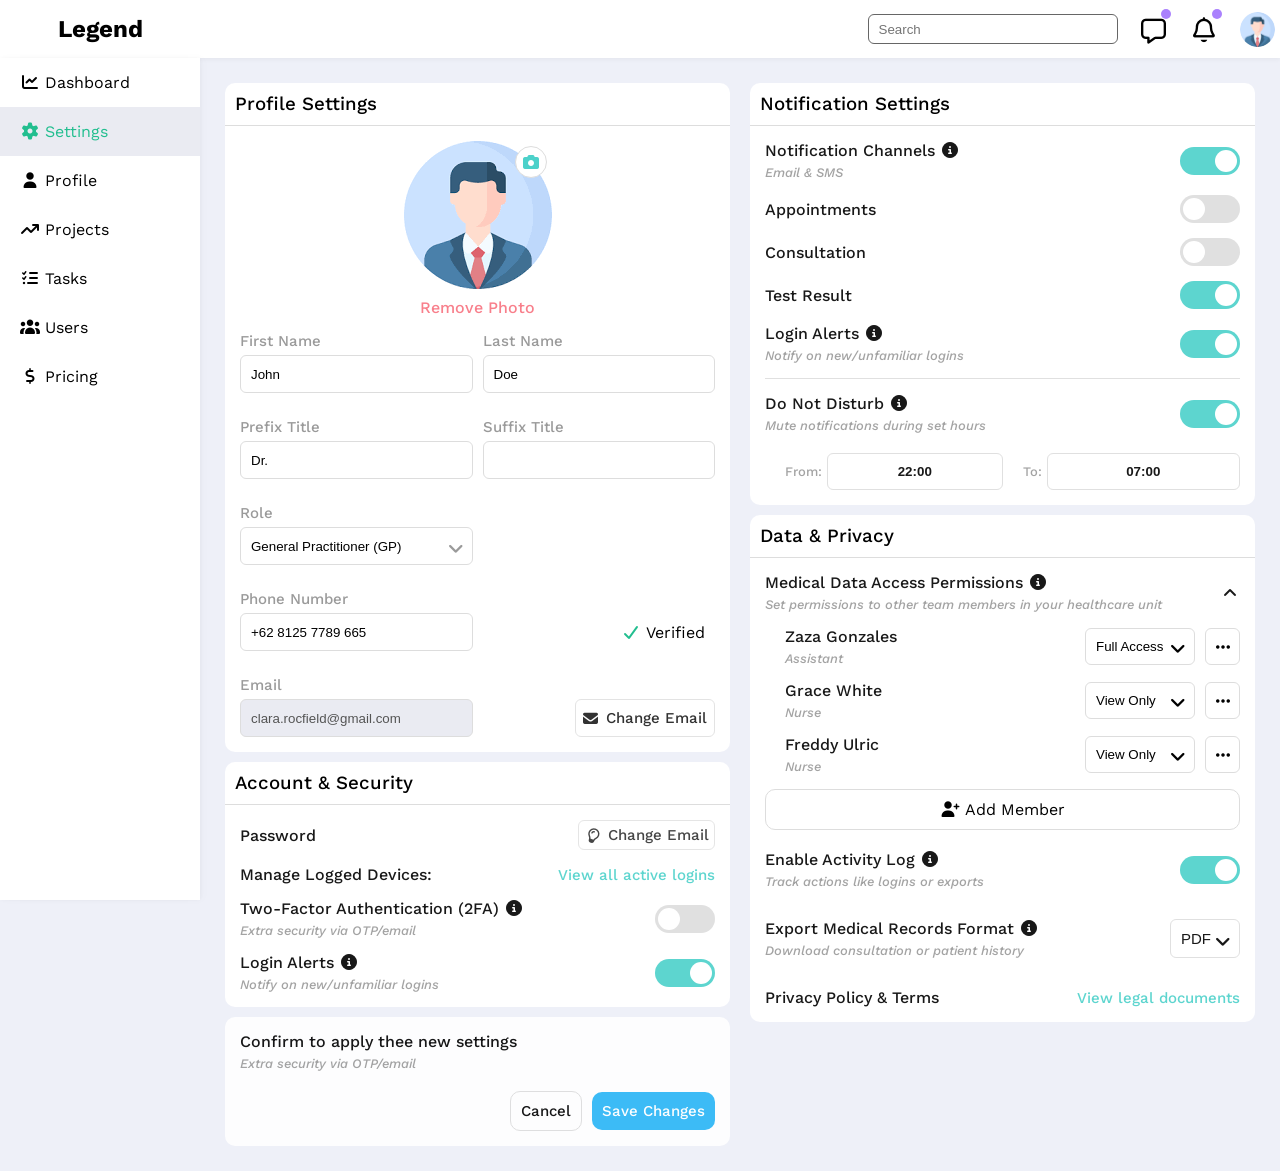
<file: settings.html>
<!DOCTYPE html>
<html lang="en">

<head>
    <meta charset="UTF-8">
    <meta name="viewport" content="width=device-width, initial-scale=1.0">
    <title>Legend</title>
    <!-- Upload Font Awesome file -->
    <link rel="stylesheet" href="CSS/all.min.css">
    <!-- Upload Framework CSS File -->
    <link rel="stylesheet" href="CSS/framework.css">
    <!-- Upload Main CSS File -->
    <link rel="stylesheet" href="CSS/main.css">
    <!-- Upload Google Fonts -->
    <link rel="preconnect" href="https://fonts.googleapis.com">
    <link rel="preconnect" href="https://fonts.gstatic.com" crossorigin>
    <link href="https://fonts.googleapis.com/css2?family=Work+Sans:ital,wght@0,100..900;1,100..900&display=swap"
        rel="stylesheet">
</head>

<body>
    <!-- Start Header -->
    <header class="header bg-white align-between">
        <h2 class="txt-c m-0 p-20 clickable">Legend</h2>
        <div class="align-flex h-full gap-20 mr-5">
            <form class="h-full center-flex">
                <i class="fa-solid fa-magnifying-glass fs-25 none block-mobile"></i>
                <input type="search" placeholder="Search" class="p-10 rad-6 none-mobile">
            </form>
            <i class="fa-regular fa-message fs-25 relative clickable"></i>
            <i class="fa-regular fa-bell fs-25 relative clickable"></i>
            <img src="imgs/profile-1.png" alt="" class="rad-50 clickable">
        </div>
    </header>
    <!-- End Header -->
    <!-- Start Main -->
    <main>
        <!-- Start Side Bar -->
        <aside>
            <i class="fa-solid fa-angles-right arrow c-green"></i>
            <ul class="bg-white clickable">
                <li>
                    <a href="index.html" class="pt-15 pb-15 pl-20">
                        <i class="fa-solid fa-chart-line mr-5"></i><span>Dashboard</span>
                    </a>
                </li>
                <li class="active">
                    <a href="settings.html" class="pt-15 pb-15 pl-20">
                        <i class="fa-solid fa-gear mr-5"></i><span>Settings</span>
                    </a>
                </li>
                <li>
                    <a href="profile.html" class="pt-15 pb-15 pl-20">
                        <i class="fa-solid fa-user mr-5"></i><span>Profile</span>
                    </a>
                </li>
                <li>
                    <a href="projects.html" class="pt-15 pb-15 pl-20">
                        <i class="fa-solid fa-arrow-trend-up mr-5"></i><span>Projects</span>
                    </a>
                </li>
                <li>
                    <a href="tasks.html" class="pt-15 pb-15 pl-20">
                        <i class="fa-solid fa-list-check mr-5"></i><span>Tasks</span>
                    </a>
                </li>
                <li>
                    <a href="users.html" class="pt-15 pb-15 pl-20">
                        <i class="fa-solid fa-users mr-5"></i><span>Users</span>
                    </a>
                </li>
                <li>
                    <a href="pricing.html" class="pt-15 pb-15 pl-20">
                        <i class="fa-solid fa-dollar mr-5"></i><span>Pricing</span>
                    </a>
                </li>
            </ul>
        </aside>
        <!-- End Side Bar -->
        <!-- Start Section -->
        <section class="flex-1">
            <div class="settings-page m-25 flex align-start wrap gap-20">
                <div class="col">
                    <div class="prof-set rad-10 bg-white mb-10">
                        <h3 class="fw-500 p-10 bb-ddd">Profile Settings</h3>
                        <div class="p-15">
                            <figure class="m-auto w-fit relative">
                                <img src="imgs/profile-1.png" alt="">
                                <figcaption class="c-red txt-c mt-5 fw-500 clickable">Remove Photo</figcaption>
                            </figure>
                            <!-- Separator -->
                            <form class="flex wrap align-start gap-10">
                                <label class="block mt-15 w-full f-grey fs-15 fw-500">
                                    First Name
                                    <input class="block p-10 rad-6 mt-5 b-ddd w-full" type="text" value="John">
                                </label>
                                <label class="block mt-15 w-full f-grey fs-15 fw-500">
                                    Last Name
                                    <input class="block p-10 rad-6 mt-5 b-ddd w-full" type="text" value="Doe">
                                </label>
                                <label class="block mt-15 w-full f-grey fs-15 fw-500">
                                    Prefix Title
                                    <input class="block p-10 rad-6 mt-5 b-ddd w-full" type="text" value="Dr.">
                                </label>
                                <label class="block mt-15 w-full f-grey fs-15 fw-500">
                                    Suffix Title
                                    <input class="block p-10 rad-6 mt-5 b-ddd w-full" type="text">
                                </label>
                                <label class="block mt-15 w-full f-grey fs-15 fw-500 relative">
                                    Role
                                    <select class="block bg-white p-10 rad-6 mt-5 b-ddd w-full">
                                        <option>General Practitioner (GP)</option>
                                        <option>Option 1</option>
                                        <option>Option 2</option>
                                        <option>Option 3</option>
                                    </select>
                                </label>
                                <div class="between-flex w-full gap-10">
                                    <label class="block mt-15 w-full f-grey fs-15 fw-500">
                                        Phone Number
                                        <input class="block p-10 rad-6 mt-5 b-ddd w-full" type="tel"
                                            value="+62 8125 7789 665">
                                    </label>
                                    <span class="p-10">Verified</span>
                                </div>
                                <div class="between-flex w-full gap-10">
                                    <label class="block mt-15 w-full f-grey fs-15 fw-500">
                                        Email
                                        <input class="block bg-grey p-10 rad-6 mt-5 b-ddd w-full" type="email"
                                            value="clara.rocfield@gmail.com" disabled>
                                    </label>
                                    <span class="p-5 b-ddd rad-6 center-flex fw-500 fs-15 opa-8">Change Email</span>
                                </div>
                            </form>
                        </div>
                    </div>
                    <!-- Separator -->
                    <div class="account-sec rad-10 bg-white mb-10">
                        <h3 class="fw-500 p-10 bb-ddd">Account & Security</h3>
                        <div class="p-15">
                            <div class="password align-between fw-500 opa-9">
                                Password<span class="p-5 b-ddd rad-6 center-flex fw-500 fs-15 opa-8"><i
                                        class="fa-regular fa-lightbulb mr-5"></i>Change Email</span>
                            </div>
                            <!-- Separator -->
                            <div class="devices mt-15 align-between fw-500 opa-9">
                                Manage Logged Devices:<a href="#" class="c-blue fw-500 fs-15">View all active logins</a>
                            </div>
                            <!-- Separator -->
                            <div class="factor mt-15 align-between fw-500 opa-9">
                                <div>
                                    Two-Factor Authentication (2FA)<i class="fa-solid fa-circle-info ml-5"></i>
                                    <p class="oblique mt-5 f-grey fs-13">Extra security via OTP/email</p>
                                </div>
                                <label class="toggle clickable relative trans">
                                    <input type="checkbox">
                                    <span class="rad-50 absolute bg-white trans"></span>
                                </label>
                            </div>
                            <!-- Separator -->
                            <div class="mt-15 align-between fw-500 opa-9">
                                <div>
                                    Login Alerts<i class="fa-solid fa-circle-info ml-5"></i>
                                    <p class="mt-5 f-grey fs-13 oblique">Notify on new/unfamiliar logins</p>
                                </div>
                                <label class="toggle clickable relative trans">
                                    <input type="checkbox" checked>
                                    <span class="rad-50 absolute bg-white trans"></span>
                                </label>
                            </div>
                        </div>
                    </div>
                    <!-- Separator -->
                    <div class="confirm rad-10 bg-white align-flex wrap gap-20 fw-500 p-15 opa-9">
                        <div>
                            Confirm to apply thee new settings
                            <p class="oblique mt-5 f-grey fs-13">Extra security via OTP/email</p>
                        </div>
                        <div class="align-flex gap-10 ml-auto">
                            <span class="p-10 b-ddd rad-10 fw-500 fs-15 clickable">Cancel</span>
                            <span class="p-10 rad-10 fw-500 fs-15 clickable c-white">Save
                                Changes</span>
                        </div>
                    </div>
                </div>
                <!-- Separator -->
                <div class="col">
                    <div class="notification rad-10 bg-white mb-10">
                        <h3 class="fw-500 p-10 bb-ddd">Notification Settings</h3>
                        <div class="p-15">
                            <div class="align-between fw-500 opa-9">
                                <div>
                                    Notification Channels<i class="fa-solid fa-circle-info ml-5"></i>
                                    <p class="mt-5 f-grey fs-13 oblique">Email & SMS</p>
                                </div>
                                <label class="toggle clickable relative trans">
                                    <input type="checkbox" checked>
                                    <span class="rad-50 absolute bg-white trans"></span>
                                </label>
                            </div>
                            <!-- Separator -->
                            <div class="mt-15 align-between fw-500 opa-9">
                                <div>Appointments</div>
                                <label class="toggle clickable relative trans">
                                    <input type="checkbox">
                                    <span class="rad-50 absolute bg-white trans"></span>
                                </label>
                            </div>
                            <!-- Separator -->
                            <div class="mt-15 align-between fw-500 opa-9">
                                <div>Consultation</div>
                                <label class="toggle clickable relative trans">
                                    <input type="checkbox">
                                    <span class="rad-50 absolute bg-white trans"></span>
                                </label>
                            </div>
                            <!-- Separator -->
                            <div class="mt-15 align-between fw-500 opa-9">
                                <div>Test Result</div>
                                <label class="toggle clickable relative trans">
                                    <input type="checkbox" checked>
                                    <span class="rad-50 absolute bg-white trans"></span>
                                </label>
                            </div>
                            <!-- Separator -->
                            <div class="mt-15 pb-15 bb-ddd align-between fw-500 opa-9">
                                <div>
                                    Login Alerts<i class="fa-solid fa-circle-info ml-5"></i>
                                    <p class="mt-5 f-grey fs-13 oblique">Notify on new/unfamiliar logins</p>
                                </div>
                                <label class="toggle clickable relative trans">
                                    <input type="checkbox" checked>
                                    <span class="rad-50 absolute bg-white trans"></span>
                                </label>
                            </div>
                            <!-- Separator -->
                            <div class="mt-15 fw-500 opa-9">
                                <div class="align-between mb-20">
                                    <div>
                                        Do Not Disturb<i class="fa-solid fa-circle-info ml-5"></i>
                                        <p class="mt-5 f-grey fs-13 oblique">Mute notifications during set hours</p>
                                    </div>
                                    <label class="toggle clickable relative trans">
                                        <input type="checkbox" checked>
                                        <span class="rad-50 absolute bg-white trans"></span>
                                    </label>
                                </div>
                                <div class="from-to m-auto align-flex wrap">
                                    <label class="align-flex flex-1 fs-13 f-grey ml-20">
                                        From:<input type="text" value="22:00"
                                            class="p-10 rad-6 b-ddd ml-5 txt-c fw-600 w-full">
                                    </label>
                                    <label class="align-flex flex-1 fs-13 f-grey ml-20">
                                        To:<input type="text" value="07:00"
                                            class="p-10 rad-6 b-ddd ml-5 txt-c fw-600 w-full">
                                    </label>
                                </div>
                            </div>
                        </div>
                    </div>
                    <div class="data rad-10 bg-white mb-10">
                        <h3 class="fw-500 p-10 bb-ddd">Data & Privacy</h3>
                        <div class="p-15">
                            <div class="permissions align-between opa-9 fw-500">
                                <div>
                                    Medical Data Access Permissions<i class="fa-solid fa-circle-info ml-5"></i>
                                    <p class="mt-5 f-grey fs-13 oblique">Set permissions to other team members in your
                                        healthcare unit</p>
                                </div>
                                <i class="fa-solid fa-angle-up"></i>
                            </div>
                            <!-- Separator -->
                            <div class="members">
                                <ul class="pl-20">
                                    <li class="align-between mt-15">
                                        <div class="fw-500 opa-9">
                                            Zaza Gonzales
                                            <p class="mt-5 f-grey fs-13 oblique">Assistant</p>
                                        </div>
                                        <div class="flex gap-10">
                                            <label class="relative">
                                                <select class="block bg-white p-10 rad-6 b-ddd">
                                                    <option selected>Full Access</option>
                                                    <option>View Only</option>
                                                </select>
                                            </label>
                                            <i class="fa-solid fa-ellipsis center-flex rad-6 clickable b-ddd"></i>
                                        </div>
                                    </li>
                                    <li class="align-between mt-15">
                                        <div class="fw-500 opa-9">
                                            Grace White
                                            <p class="mt-5 f-grey fs-13 oblique">Nurse</p>
                                        </div>
                                        <div class="flex gap-10">
                                            <label class="relative">
                                                <select class="block bg-white p-10 rad-6 b-ddd">
                                                    <option>Full Access</option>
                                                    <option selected>View Only</option>
                                                </select>
                                            </label>
                                            <i class="fa-solid fa-ellipsis center-flex rad-6 clickable b-ddd"></i>
                                        </div>
                                    </li>
                                    <li class="align-between mt-15">
                                        <div class="fw-500 opa-9">
                                            Freddy Ulric
                                            <p class="mt-5 f-grey fs-13 oblique">Nurse</p>
                                        </div>
                                        <div class="flex gap-10">
                                            <label class="relative">
                                                <select class="block bg-white p-10 rad-6 b-ddd">
                                                    <option>Full Access</option>
                                                    <option selected>View Only</option>
                                                </select>
                                            </label>
                                            <i class="fa-solid fa-ellipsis center-flex rad-6 clickable b-ddd"></i>
                                        </div>
                                    </li>
                                </ul>
                                <span class="block rad-10 mt-15 txt-c p-10 b-ddd w-full clickable">
                                    <i class="fa-solid fa-user-plus mr-5"></i>Add Member
                                </span>
                            </div>
                            <!-- Separator -->
                            <div class="mt-20 pb-15 align-between fw-500 opa-9">
                                <div>
                                    Enable Activity Log<i class="fa-solid fa-circle-info ml-5"></i>
                                    <p class="mt-5 f-grey fs-13 oblique">Track actions like logins or exports</p>
                                </div>
                                <label class="toggle clickable relative trans">
                                    <input type="checkbox" checked>
                                    <span class="rad-50 absolute bg-white trans"></span>
                                </label>
                            </div>
                            <!-- Separator -->
                            <div class="records mt-15 pb-15 align-between fw-500 opa-9">
                                <div>
                                    Export Medical Records Format<i class="fa-solid fa-circle-info ml-5"></i>
                                    <p class="mt-5 f-grey fs-13 oblique">Download consultation or patient history</p>
                                </div>
                                <label class="relative">
                                    <select class="block bg-white p-10 rad-6 b-ddd fs-15">
                                        <option selected>PDF</option>
                                        <option>JPG</option>
                                    </select>
                                </label>
                            </div>
                            <!-- Separator -->
                            <div class="mt-15 align-between fw-500 opa-9">
                                Privacy Policy & Terms<a href="#" class="c-blue fw-500 fs-15">View legal documents</a>
                            </div>
                        </div>
                    </div>
                    <!-- Separator -->
                </div>
            </div>
        </section>
        <!-- End Section -->
    </main>
    <!-- End Main -->
</body>
</file>
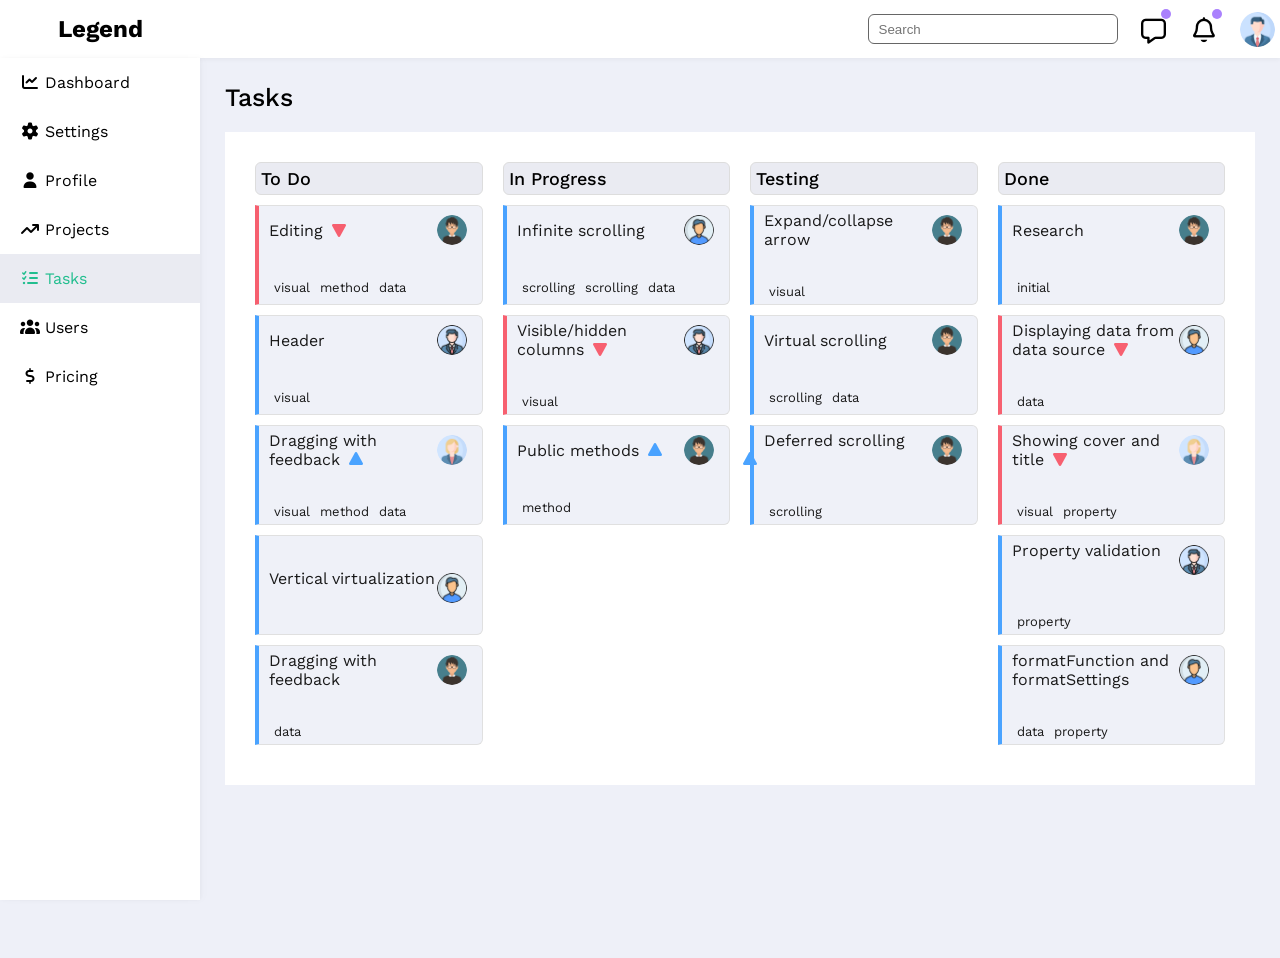
<file: tasks.html>
<!DOCTYPE html>
<html lang="en">

<head>
    <meta charset="UTF-8">
    <meta name="viewport" content="width=device-width, initial-scale=1.0">
    <title>Legend</title>
    <!-- Upload Font Awesome file -->
    <link rel="stylesheet" href="CSS/all.min.css">
    <!-- Upload Framework CSS File -->
    <link rel="stylesheet" href="CSS/framework.css">
    <!-- Upload Main CSS File -->
    <link rel="stylesheet" href="CSS/main.css">
    <!-- Upload Google Fonts -->
    <link rel="preconnect" href="https://fonts.googleapis.com">
    <link rel="preconnect" href="https://fonts.gstatic.com" crossorigin>
    <link href="https://fonts.googleapis.com/css2?family=Work+Sans:ital,wght@0,100..900;1,100..900&display=swap"
        rel="stylesheet">
</head>

<body>
    <!-- Start Header -->
    <header class="header bg-white align-between">
        <h2 class="txt-c m-0 p-20 clickable">Legend</h2>
        <div class="align-flex h-full gap-20 mr-5">
            <form class="h-full center-flex">
                <i class="fa-solid fa-magnifying-glass fs-25 none block-mobile"></i>
                <input type="search" placeholder="Search" class="p-10 rad-6 none-mobile">
            </form>
            <i class="fa-regular fa-message fs-25 relative clickable"></i>
            <i class="fa-regular fa-bell fs-25 relative clickable"></i>
            <img src="imgs/profile-1.png" alt="" class="rad-50 clickable">
        </div>
    </header>
    <!-- End Header -->
    <!-- Start Main -->
    <main>
        <!-- Start Side Bar -->
        <aside>
            <i class="fa-solid fa-angles-right arrow c-green"></i>
            <ul class="bg-white clickable">
                <li>
                    <a href="index.html" class="pt-15 pb-15 pl-20">
                        <i class="fa-solid fa-chart-line mr-5"></i><span>Dashboard</span>
                    </a>
                </li>
                <li>
                    <a href="settings.html" class="pt-15 pb-15 pl-20">
                        <i class="fa-solid fa-gear mr-5"></i><span>Settings</span>
                    </a>
                </li>
                <li>
                    <a href="profile.html" class="pt-15 pb-15 pl-20">
                        <i class="fa-solid fa-user mr-5"></i><span>Profile</span>
                    </a>
                </li>
                <li>
                    <a href="projects.html" class="pt-15 pb-15 pl-20">
                        <i class="fa-solid fa-arrow-trend-up mr-5"></i><span>Projects</span>
                    </a>
                </li>
                <li class="active">
                    <a href="tasks.html" class="pt-15 pb-15 pl-20">
                        <i class="fa-solid fa-list-check mr-5"></i><span>Tasks</span>
                    </a>
                </li>
                <li>
                    <a href="users.html" class="pt-15 pb-15 pl-20">
                        <i class="fa-solid fa-users mr-5"></i><span>Users</span>
                    </a>
                </li>
                <li>
                    <a href="pricing.html" class="pt-15 pb-15 pl-20">
                        <i class="fa-solid fa-dollar mr-5"></i><span>Pricing</span>
                    </a>
                </li>
            </ul>
        </aside>
        <!-- End Side Bar -->
        <!-- Start Section -->
        <section class="flex-1">
            <div class="tasks-page m-25">
                <h1 class="fw-500 fs-25 mb-20">Tasks</h1>
                <div class="lists grid gap-20 p-30 bg-white">
                    <div class="to-do">
                        <p class="clickable fw-500 bg-grey b-ddd rad-6 p-5 fs-18 mb-10">To Do</p>
                        <ul>
                            <li class="pl-10 pr-10 pt-5 b-ddd clickable flex opa-9 mb-10 red">
                                <div class="align-flex">
                                    <p class="flex-1">
                                        Editing
                                        <span>
                                            <i class="fa-solid fa-ellipsis-v dots relative"></i>
                                            <i class="fa-solid fa-play triangle"></i>
                                        </span>
                                    </p>
                                    <img src="imgs/profile-2.png" alt="">
                                </div>
                                <div class="relative align-flex">
                                    <span class="rad-6 p-5 fs-13 mt-30">visual</span>
                                    <span class="rad-6 p-5 fs-13 mt-30">method</span>
                                    <span class="rad-6 p-5 fs-13 mt-30">data</span>
                                    <i class="fa-solid fa-pen ml-auto mt-20 mr-5 fs-12 none mt-30"></i>
                                </div>
                            </li>
                            <li class="pl-10 pr-10 pt-5 b-ddd clickable flex opa-9 mb-10 blue">
                                <div class="align-flex">
                                    <p class="flex-1">
                                        Header
                                        <span>
                                            <i class="fa-solid fa-ellipsis-v dots relative"></i>
                                        </span>
                                    </p>
                                    <img src="imgs/profile-3.png" alt="">
                                </div>
                                <div class="relative align-flex">
                                    <span class="rad-6 p-5 fs-13 mt-30">visual</span>
                                    <i class="fa-solid fa-pen ml-auto mt-20 mr-5 fs-12 none mt-30"></i>
                                </div>
                            </li>
                            <li class="pl-10 pr-10 pt-5 b-ddd clickable flex opa-9 mb-10 blue">
                                <div class="align-flex">
                                    <p class="flex-1">
                                        Dragging with feedback
                                        <span>
                                            <i class="fa-solid fa-ellipsis-v dots relative"></i>
                                            <i class="fa-solid fa-play triangle"></i>
                                        </span>
                                    </p>
                                    <img src="imgs/profile-4.png" alt="">
                                </div>
                                <div class="relative align-flex">
                                    <span class="rad-6 p-5 fs-13 mt-30">visual</span>
                                    <span class="rad-6 p-5 fs-13 mt-30">method</span>
                                    <span class="rad-6 p-5 fs-13 mt-30">data</span>
                                    <i class="fa-solid fa-pen ml-auto mt-20 mr-5 fs-12 none mt-30"></i>
                                </div>
                            </li>
                            <li class="pl-10 pr-10 pt-5 b-ddd clickable flex opa-9 mb-10 blue">
                                <div class="align-flex">
                                    <p class="flex-1">
                                        Vertical virtualization
                                        <span>
                                            <i class="fa-solid fa-ellipsis-v dots relative"></i>
                                        </span>
                                    </p>
                                    <img src="imgs/profile-5.png" alt="">
                                </div>
                                <div class="relative align-flex">
                                    <i class="fa-solid fa-pen ml-auto mt-20 mr-5 fs-12 none mt-30"></i>
                                </div>
                            </li>
                            <li class="pl-10 pr-10 pt-5 b-ddd clickable flex opa-9 mb-10 blue">
                                <div class="align-flex">
                                    <p class="flex-1">
                                        Dragging with feedback
                                        <span>
                                            <i class="fa-solid fa-ellipsis-v dots relative"></i>
                                        </span>
                                    </p>
                                    <img src="imgs/profile-2.png" alt="">
                                </div>
                                <div class="relative align-flex">
                                    <span class="rad-6 p-5 fs-13 mt-30">data</span>
                                    <i class="fa-solid fa-pen ml-auto mt-20 mr-5 fs-12 none mt-30"></i>
                                </div>
                            </li>
                        </ul>
                    </div>
                    <div class="in-progress">
                        <p class="clickable fw-500 bg-grey b-ddd rad-6 p-5 fs-18 mb-10">In Progress</p>
                        <ul>
                            <li class="pl-10 pr-10 pt-5 b-ddd clickable flex opa-9 mb-10 blue">
                                <div class="align-flex">
                                    <p class="flex-1">
                                        Infinite scrolling
                                        <span>
                                            <i class="fa-solid fa-ellipsis-v dots relative"></i>
                                        </span>
                                    </p>
                                    <img src="imgs/profile-5.png" alt="">
                                </div>
                                <div class="relative align-flex"> <span class="rad-6 p-5 fs-13 mt-30">scrolling</span>
                                    <span class="rad-6 p-5 fs-13 mt-30">scrolling</span>
                                    <span class="rad-6 p-5 fs-13 mt-30">data</span>
                                    <i class="fa-solid fa-pen ml-auto mt-20 mr-5 fs-12 none mt-30"></i>
                                </div>
                            </li>
                            <li class="pl-10 pr-10 pt-5 b-ddd clickable flex opa-9 mb-10 red">
                                <div class="align-flex">
                                    <p class="flex-1">
                                        Visible/hidden columns
                                        <span>
                                            <i class="fa-solid fa-ellipsis-v dots relative"></i>
                                            <i class="fa-solid fa-play triangle"></i>
                                        </span>
                                    </p>
                                    <img src="imgs/profile-3.png" alt="">
                                </div>
                                <div class="relative align-flex">
                                    <span class="rad-6 p-5 fs-13 mt-30">visual</span>
                                    <i class="fa-solid fa-pen ml-auto mt-20 mr-5 fs-12 none mt-30"></i>
                                </div>
                            </li>
                            <li class="pl-10 pr-10 pt-5 b-ddd clickable flex opa-9 mb-10 blue">
                                <div class="align-flex">
                                    <p class="flex-1">
                                        Public methods
                                        <span>
                                            <i class="fa-solid fa-ellipsis-v dots relative"></i>
                                            <i class="fa-solid fa-play triangle"></i>
                                        </span>
                                    </p>
                                    <img src="imgs/profile-2.png" alt="">
                                </div>
                                <div class="relative align-flex">
                                    <span class="rad-6 p-5 fs-13 mt-30">method</span>
                                    <i class="fa-solid fa-pen ml-auto mt-20 mr-5 fs-12 none mt-30"></i>
                                </div>
                            </li>
                        </ul>
                    </div>
                    <div class="testing">
                        <p class="clickable fw-500 bg-grey b-ddd rad-6 p-5 fs-18 mb-10">Testing</p>
                        <ul>
                            <li class="pl-10 pr-10 pt-5 b-ddd clickable flex opa-9 mb-10 blue">
                                <div class="align-flex">
                                    <p class="flex-1">
                                        Expand/collapse arrow
                                        <span>
                                            <i class="fa-solid fa-ellipsis-v dots relative"></i>
                                        </span>
                                    </p>
                                    <img src="imgs/profile-2.png" alt="">
                                </div>
                                <div class="relative align-flex">
                                    <span class="rad-6 p-5 fs-13 mt-30">visual</span>
                                    <i class="fa-solid fa-pen ml-auto mt-20 mr-5 fs-12 none mt-30"></i>
                                </div>
                            </li>
                            <li class="pl-10 pr-10 pt-5 b-ddd clickable flex opa-9 mb-10 blue">
                                <div class="align-flex">
                                    <p class="flex-1">
                                        Virtual scrolling
                                        <span>
                                            <i class="fa-solid fa-ellipsis-v dots relative"></i> </span>
                                    </p>
                                    <img src="imgs/profile-2.png" alt="">
                                </div>
                                <div class="relative align-flex">
                                    <span class="rad-6 p-5 fs-13 mt-30">scrolling</span>
                                    <span class="rad-6 p-5 fs-13 mt-30">data</span>
                                    <i class="fa-solid fa-pen ml-auto mt-20 mr-5 fs-12 none mt-30"></i>
                                </div>
                            </li>
                            <li class="pl-10 pr-10 pt-5 b-ddd clickable flex opa-9 mb-10 blue">
                                <div class="align-flex">
                                    <p class="flex-1">
                                        Deferred scrolling
                                        <span>
                                            <i class="fa-solid fa-ellipsis-v dots relative"></i>
                                            <i class="fa-solid fa-play triangle"></i>
                                        </span>
                                    </p>
                                    <img src="imgs/profile-2.png" alt="">
                                </div>
                                <div class="relative align-flex">
                                    <span class="rad-6 p-5 fs-13 mt-30">scrolling</span>
                                    <i class="fa-solid fa-pen ml-auto mt-20 mr-5 fs-12 none mt-30"></i>
                                </div>
                            </li>
                        </ul>
                    </div>
                    <div class="done">
                        <p class="clickable fw-500 bg-grey b-ddd rad-6 p-5 fs-18 mb-10">Done</p>
                        <ul>
                            <li class="pl-10 pr-10 pt-5 b-ddd clickable flex opa-9 mb-10 blue">
                                <div class="align-flex">
                                    <p class="flex-1">
                                        Research
                                        <span>
                                            <i class="fa-solid fa-ellipsis-v dots relative"></i>
                                        </span>
                                    </p>
                                    <img src="imgs/profile-2.png" alt="">
                                </div>
                                <div class="relative align-flex">
                                    <span class="rad-6 p-5 fs-13 mt-30">initial</span>
                                    <i class="fa-solid fa-pen ml-auto mt-20 mr-5 fs-12 none mt-30"></i>
                                </div>
                            </li>
                            <li class="pl-10 pr-10 pt-5 b-ddd clickable flex opa-9 mb-10 red">
                                <div class="align-flex">
                                    <p class="flex-1">
                                        Displaying data from data source
                                        <span>
                                            <i class="fa-solid fa-ellipsis-v dots relative"></i>
                                            <i class="fa-solid fa-play triangle"></i>
                                        </span>
                                    </p>
                                    <img src="imgs/profile-5.png" alt="">
                                </div>
                                <div class="relative align-flex">
                                    <span class="rad-6 p-5 fs-13 mt-30">data</span>
                                    <i class="fa-solid fa-pen ml-auto mt-20 mr-5 fs-12 none mt-30"></i>
                                </div>
                            </li>
                            <li class="pl-10 pr-10 pt-5 b-ddd clickable flex opa-9 mb-10 red">
                                <div class="align-flex">
                                    <p class="flex-1">
                                        Showing cover and title
                                        <span>
                                            <i class="fa-solid fa-ellipsis-v dots relative"></i>
                                            <i class="fa-solid fa-play triangle"></i>
                                        </span>
                                    </p>
                                    <img src="imgs/profile-4.png" alt="">
                                </div>
                                <div class="relative align-flex">
                                    <span class="rad-6 p-5 fs-13 mt-30">visual</span>
                                    <span class="rad-6 p-5 fs-13 mt-30">property</span>
                                    <i class="fa-solid fa-pen ml-auto mt-20 mr-5 fs-12 none mt-30"></i>
                                </div>
                            </li>
                            <li class="pl-10 pr-10 pt-5 b-ddd clickable flex opa-9 mb-10 blue">
                                <div class="align-flex">
                                    <p class="flex-1">
                                        Property validation
                                        <span>
                                            <i class="fa-solid fa-ellipsis-v dots relative"></i>
                                        </span>
                                    </p>
                                    <img src="imgs/profile-3.png" alt="">
                                </div>
                                <div class="relative align-flex">
                                    <span class="rad-6 p-5 fs-13 mt-30">property</span>
                                    <i class="fa-solid fa-pen ml-auto mt-20 mr-5 fs-12 none mt-30"></i>
                                </div>
                            </li>
                            <li class="pl-10 pr-10 pt-5 b-ddd clickable flex opa-9 mb-10 blue">
                                <div class="align-flex">
                                    <p class="flex-1">
                                        formatFunction and formatSettings
                                        <span>
                                            <i class="fa-solid fa-ellipsis-v dots relative"></i>
                                        </span>
                                    </p>
                                    <img src="imgs/profile-5.png" alt="">
                                </div>
                                <div class="relative align-flex">
                                    <span class="rad-6 p-5 fs-13 mt-30">data</span>
                                    <span class="rad-6 p-5 fs-13 mt-30">property</span>
                                    <i class="fa-solid fa-pen ml-auto mt-20 mr-5 fs-12 none mt-30"></i>
                                </div>
                            </li>
                        </ul>
                    </div>
                </div>
            </div>
        </section>
        <!-- End Section -->
    </main>
    <!-- End Main -->
</body>

</html>
</file>
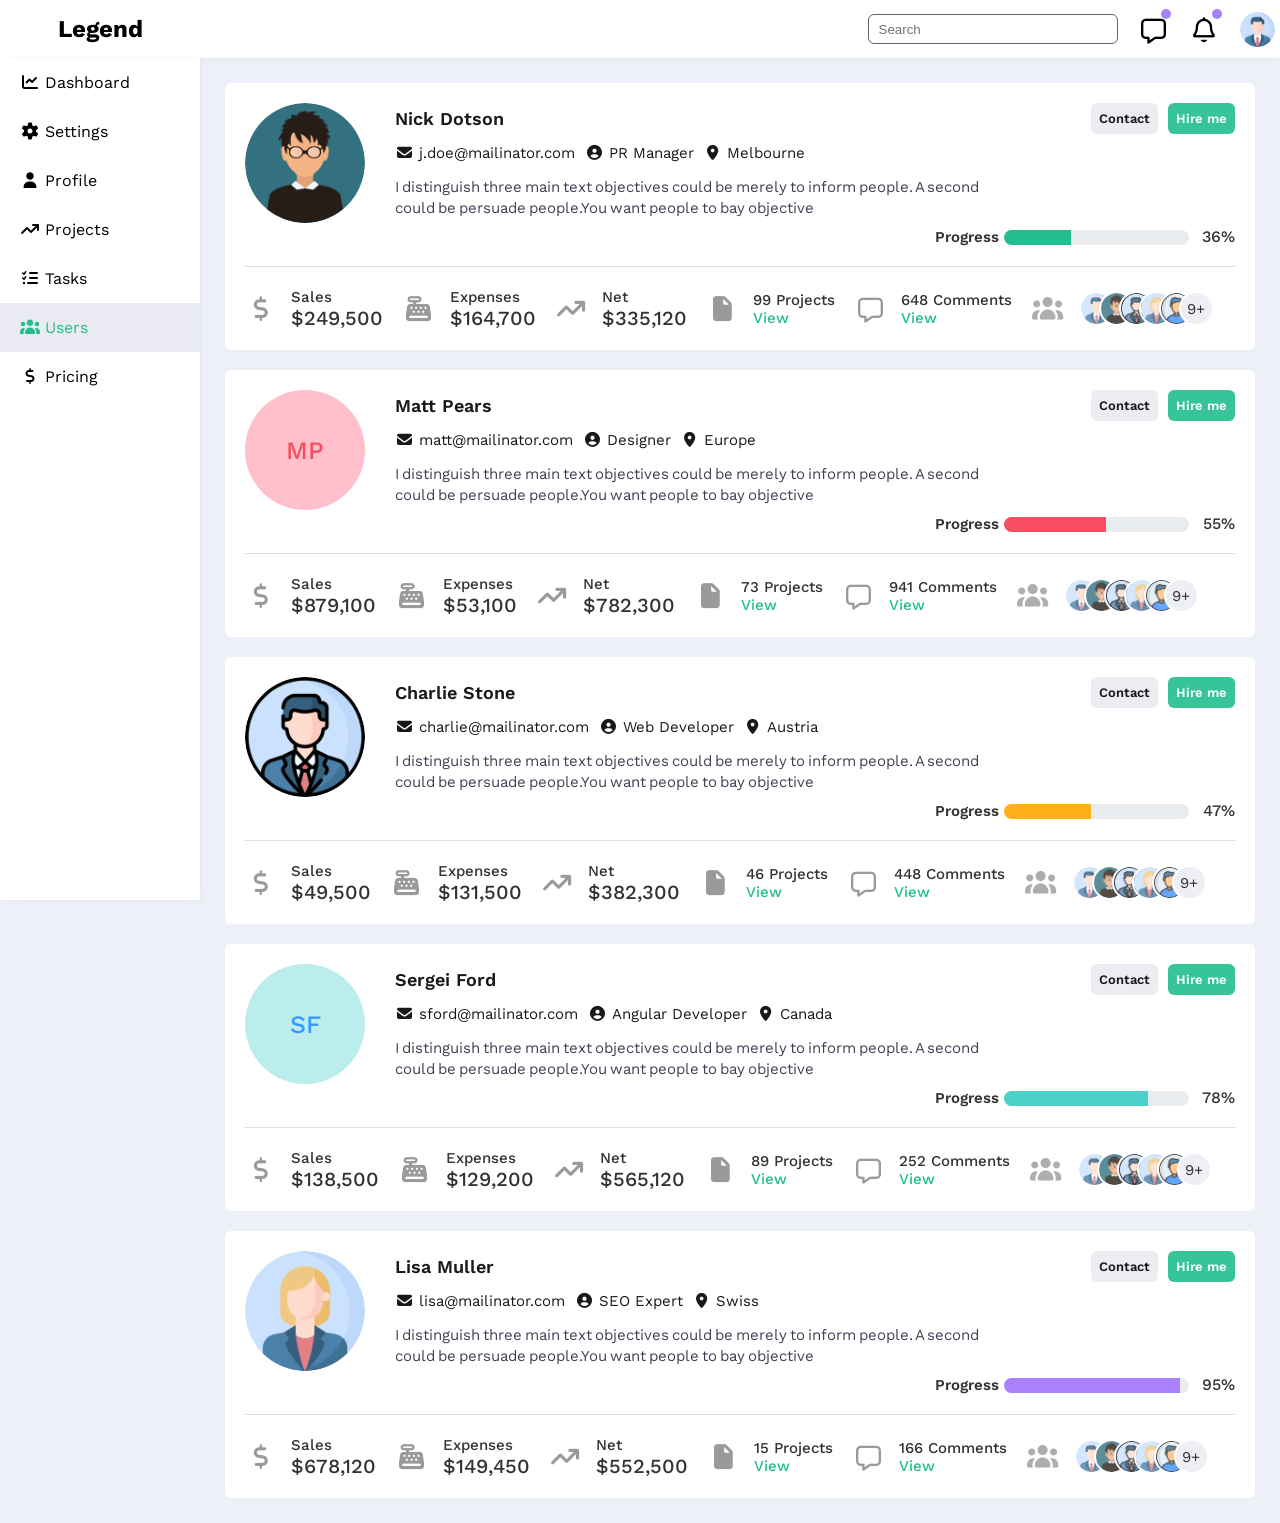
<file: users.html>
<!DOCTYPE html>
<html lang="en">

<head>
    <meta charset="UTF-8">
    <meta name="viewport" content="width=device-width, initial-scale=1.0">
    <title>Legend</title>
    <!-- Upload Font Awesome file -->
    <link rel="stylesheet" href="CSS/all.min.css">
    <!-- Upload Framework CSS File -->
    <link rel="stylesheet" href="CSS/framework.css">
    <!-- Upload Main CSS File -->
    <link rel="stylesheet" href="CSS/main.css">
    <!-- Upload Google Fonts -->
    <link rel="preconnect" href="https://fonts.googleapis.com">
    <link rel="preconnect" href="https://fonts.gstatic.com" crossorigin>
    <link href="https://fonts.googleapis.com/css2?family=Work+Sans:ital,wght@0,100..900;1,100..900&display=swap"
        rel="stylesheet">
</head>

<body>
    <!-- Start Header -->
    <header class="header bg-white align-between">
        <h2 class="txt-c m-0 p-20 clickable">Legend</h2>
        <div class="align-flex h-full gap-20 mr-5">
            <form class="h-full center-flex">
                <i class="fa-solid fa-magnifying-glass fs-25 none block-mobile"></i>
                <input type="search" placeholder="Search" class="p-10 rad-6 none-mobile">
            </form>
            <i class="fa-regular fa-message fs-25 relative clickable"></i>
            <i class="fa-regular fa-bell fs-25 relative clickable"></i>
            <img src="imgs/profile-1.png" alt="" class="rad-50 clickable">
        </div>
    </header>
    <!-- End Header -->
    <!-- Start Main -->
    <main>
        <!-- Start Side Bar -->
        <aside>
            <i class="fa-solid fa-angles-right arrow c-green"></i>
            <ul class="bg-white clickable">
                <li>
                    <a href="index.html" class="pt-15 pb-15 pl-20">
                        <i class="fa-solid fa-chart-line mr-5"></i><span>Dashboard</span>
                    </a>
                </li>
                <li>
                    <a href="settings.html" class="pt-15 pb-15 pl-20">
                        <i class="fa-solid fa-gear mr-5"></i><span>Settings</span>
                    </a>
                </li>
                <li>
                    <a href="profile.html" class="pt-15 pb-15 pl-20">
                        <i class="fa-solid fa-user mr-5"></i><span>Profile</span>
                    </a>
                </li>
                <li>
                    <a href="projects.html" class="pt-15 pb-15 pl-20">
                        <i class="fa-solid fa-arrow-trend-up mr-5"></i><span>Projects</span>
                    </a>
                </li>
                <li>
                    <a href="tasks.html" class="pt-15 pb-15 pl-20">
                        <i class="fa-solid fa-list-check mr-5"></i><span>Tasks</span>
                    </a>
                </li>
                <li class="active">
                    <a href="users.html" class="pt-15 pb-15 pl-20">
                        <i class="fa-solid fa-users mr-5"></i><span>Users</span>
                    </a>
                </li>
                <li>
                    <a href="pricing.html" class="pt-15 pb-15 pl-20">
                        <i class="fa-solid fa-dollar mr-5"></i><span>Pricing</span>
                    </a>
                </li>
            </ul>
        </aside>
        <!-- End Side Bar -->
        <!-- Start Section -->
        <section class="flex-1">
            <div class="users-page m-25">
                <div class="user bg-white p-20 rad-6 mb-20">
                    <div class="bb-ddd">
                        <div class="title flex align-start gap-20 mb-5">
                            <img src="imgs/profile-2.png" alt="" class="mr-10">
                            <div class="flex-1">
                                <div class="fs-20 fw-600 opa-9 align-flex wrap gap-5">
                                    <a href="#" class="name fs-18">Nick Dotson</a>
                                    <div class="buttons flex gap-10 ml-auto fw-600 fs-13">
                                        <a href="#" class="rad-6 bg-grey">Contact</a>
                                        <a href="#" class="rad-6 bg-green c-white">Hire me</a>
                                    </div>
                                </div>
                                <div class="info align-flex wrap gap-10 mt-10 opa-9 fs-15">
                                    <a href="#"><i class="fa-solid fa-envelope mr-5"></i>j.doe@mailinator.com</a>
                                    <a href="#"><i class="fa-solid fa-circle-user mr-5"></i>PR Manager</a>
                                    <a href="#"><i class="fa-solid fa-location-dot mr-5"></i>Melbourne</a>
                                </div>
                                <p class="f-black fs-15 mt-15 line">
                                    I distinguish three main text objectives could be merely to inform people.
                                    A second could be persuade people.You want people to bay objective
                                </p>
                            </div>

                        </div>
                        <div data-progress="36%" class="progress align-flex relative ml-auto mb-20">
                            <span class="fs-15 opa-8 fw-600 mr-5">Progress</span>
                            <div class=" prog-holder relative over-hidden">
                                <span class="absolute bg-green h-full" style="width: 36%;"></span>
                            </div>
                        </div>
                    </div>
                    <div class="money flex wrap gap-20 mt-20">
                        <div class="align-flex">
                            <i class="fa-solid fa-dollar mr-15 f-grey fs-25"></i>
                            <div>
                                <span class="opa-8 fs-15 fw-500">Sales</span>
                                <span class="block opa-8 fs-20 fw-500">$249,500</span>
                            </div>
                        </div>
                        <div class="align-flex">
                            <i class="fa-solid fa-cash-register mr-15 f-grey fs-25"></i>
                            <div>
                                <span class="opa-8 fs-15 fw-500">Expenses</span>
                                <span class="block opa-8 fs-20 fw-500">$164,700</span>
                            </div>
                        </div>
                        <div class="align-flex">
                            <i class="fa-solid fa-arrow-trend-up mr-15 f-grey fs-25"></i>
                            <div>
                                <span class="opa-8 fs-15 fw-500">Net</span>
                                <span class="block opa-8 fs-20 fw-500">$335,120</span>
                            </div>
                        </div>
                        <div class="align-flex">
                            <i class="fa-solid fa-file mr-15 f-grey fs-25"></i>
                            <div>
                                <span class="opa-8 fs-15 fw-500">99 Projects</span>
                                <a href="#" class="c-green fs-15 fw-500">View</a>
                            </div>
                        </div>
                        <div class="align-flex">
                            <i class="fa-regular fa-message mr-15 f-grey fs-25"></i>
                            <div>
                                <span class="opa-8 fs-15 fw-500">648 Comments</span>
                                <a href="#" class="c-green fs-15 fw-500">View</a>
                            </div>
                        </div>
                        <div class="members align-flex fs-15 opa-8 fw-600 flex-1">
                            <i class="fa-solid fa-users mr-15 f-grey fs-25"></i>
                            <div class="flex-1 flex">
                                <img src="imgs/profile-1.png" alt="">
                                <img src="imgs/profile-2.png" alt="">
                                <img src="imgs/profile-3.png" alt="">
                                <img src="imgs/profile-4.png" alt="">
                                <img src="imgs/profile-5.png" alt="">
                                <span class="center-flex bg-grey fw-normal">9+</span>
                            </div>
                        </div>
                    </div>
                </div>
                <div class="user bg-white p-20 rad-6 mb-20">
                    <div class="bb-ddd">
                        <div class="title flex align-start gap-20 mb-5">
                            <span class="img mr-10 center-flex fs-25 fw-500 pink c-red-alt">MP</span>
                            <div class="flex-1">
                                <div class="fs-20 fw-600 opa-9 align-flex wrap gap-5">
                                    <a href="#" class="name fs-18">Matt Pears</a>
                                    <div class="buttons flex gap-10 ml-auto fw-600 fs-13">
                                        <a href="#" class="rad-6 bg-grey">Contact</a>
                                        <a href="#" class="rad-6 bg-green c-white">Hire me</a>
                                    </div>
                                </div>
                                <div class="info align-flex wrap gap-10 mt-10 opa-9 fs-15">
                                    <a href="#"><i class="fa-solid fa-envelope mr-5"></i>matt@mailinator.com</a>
                                    <a href="#"><i class="fa-solid fa-circle-user mr-5"></i>Designer</a>
                                    <a href="#"><i class="fa-solid fa-location-dot mr-5"></i>Europe</a>
                                </div>
                                <p class="f-black fs-15 mt-15 line">
                                    I distinguish three main text objectives could be merely to inform people.
                                    A second could be persuade people.You want people to bay objective
                                </p>
                            </div>

                        </div>
                        <div data-progress="55%" class="progress align-flex relative ml-auto mb-20">
                            <span class="fs-15 opa-8 fw-600 mr-5">Progress</span>
                            <div class=" prog-holder relative over-hidden">
                                <span class="absolute bg-red-alt h-full" style="width: 55%;"></span>
                            </div>
                        </div>
                    </div>
                    <div class="money flex wrap gap-20 mt-20">
                        <div class="align-flex">
                            <i class="fa-solid fa-dollar mr-15 f-grey fs-25"></i>
                            <div>
                                <span class="opa-8 fs-15 fw-500">Sales</span>
                                <span class="block opa-8 fs-20 fw-500">$879,100</span>
                            </div>
                        </div>
                        <div class="align-flex">
                            <i class="fa-solid fa-cash-register mr-15 f-grey fs-25"></i>
                            <div>
                                <span class="opa-8 fs-15 fw-500">Expenses</span>
                                <span class="block opa-8 fs-20 fw-500">$53,100</span>
                            </div>
                        </div>
                        <div class="align-flex">
                            <i class="fa-solid fa-arrow-trend-up mr-15 f-grey fs-25"></i>
                            <div>
                                <span class="opa-8 fs-15 fw-500">Net</span>
                                <span class="block opa-8 fs-20 fw-500">$782,300</span>
                            </div>
                        </div>
                        <div class="align-flex">
                            <i class="fa-solid fa-file mr-15 f-grey fs-25"></i>
                            <div>
                                <span class="opa-8 fs-15 fw-500">73 Projects</span>
                                <a href="#" class="c-green fs-15 fw-500">View</a>
                            </div>
                        </div>
                        <div class="align-flex">
                            <i class="fa-regular fa-message mr-15 f-grey fs-25"></i>
                            <div>
                                <span class="opa-8 fs-15 fw-500">941 Comments</span>
                                <a href="#" class="c-green fs-15 fw-500">View</a>
                            </div>
                        </div>
                        <div class="members align-flex fs-15 opa-8 fw-600 flex-1">
                            <i class="fa-solid fa-users mr-15 f-grey fs-25"></i>
                            <div class="flex-1 flex">
                                <img src="imgs/profile-1.png" alt="">
                                <img src="imgs/profile-2.png" alt="">
                                <img src="imgs/profile-3.png" alt="">
                                <img src="imgs/profile-4.png" alt="">
                                <img src="imgs/profile-5.png" alt="">
                                <span class="center-flex bg-grey fw-normal">9+</span>
                            </div>
                        </div>
                    </div>
                </div>
                <div class="user bg-white p-20 rad-6 mb-20">
                    <div class="bb-ddd">
                        <div class="title flex align-start gap-20 mb-5">
                            <img src="imgs/profile-3.png" alt="" class="mr-10">
                            <div class="flex-1">
                                <div class="fs-20 fw-600 opa-9 align-flex wrap gap-5">
                                    <a href="#" class="name fs-18">Charlie Stone</a>
                                    <div class="buttons flex gap-10 ml-auto fw-600 fs-13">
                                        <a href="#" class="rad-6 bg-grey">Contact</a>
                                        <a href="#" class="rad-6 bg-green c-white">Hire me</a>
                                    </div>
                                </div>
                                <div class="info align-flex wrap gap-10 mt-10 opa-9 fs-15">
                                    <a href="#"><i class="fa-solid fa-envelope mr-5"></i>charlie@mailinator.com</a>
                                    <a href="#"><i class="fa-solid fa-circle-user mr-5"></i>Web Developer</a>
                                    <a href="#"><i class="fa-solid fa-location-dot mr-5"></i>Austria</a>
                                </div>
                                <p class="f-black fs-15 mt-15 line">
                                    I distinguish three main text objectives could be merely to inform people.
                                    A second could be persuade people.You want people to bay objective
                                </p>
                            </div>

                        </div>
                        <div data-progress="47%" class="progress align-flex relative ml-auto mb-20">
                            <span class="fs-15 opa-8 fw-600 mr-5">Progress</span>
                            <div class=" prog-holder relative over-hidden">
                                <span class="absolute bg-yellow h-full" style="width: 47%;"></span>
                            </div>
                        </div>
                    </div>
                    <div class="money flex wrap gap-20 mt-20">
                        <div class="align-flex">
                            <i class="fa-solid fa-dollar mr-15 f-grey fs-25"></i>
                            <div>
                                <span class="opa-8 fs-15 fw-500">Sales</span>
                                <span class="block opa-8 fs-20 fw-500">$49,500</span>
                            </div>
                        </div>
                        <div class="align-flex">
                            <i class="fa-solid fa-cash-register mr-15 f-grey fs-25"></i>
                            <div>
                                <span class="opa-8 fs-15 fw-500">Expenses</span>
                                <span class="block opa-8 fs-20 fw-500">$131,500</span>
                            </div>
                        </div>
                        <div class="align-flex">
                            <i class="fa-solid fa-arrow-trend-up mr-15 f-grey fs-25"></i>
                            <div>
                                <span class="opa-8 fs-15 fw-500">Net</span>
                                <span class="block opa-8 fs-20 fw-500">$382,300</span>
                            </div>
                        </div>
                        <div class="align-flex">
                            <i class="fa-solid fa-file mr-15 f-grey fs-25"></i>
                            <div>
                                <span class="opa-8 fs-15 fw-500">46 Projects</span>
                                <a href="#" class="c-green fs-15 fw-500">View</a>
                            </div>
                        </div>
                        <div class="align-flex">
                            <i class="fa-regular fa-message mr-15 f-grey fs-25"></i>
                            <div>
                                <span class="opa-8 fs-15 fw-500">448 Comments</span>
                                <a href="#" class="c-green fs-15 fw-500">View</a>
                            </div>
                        </div>
                        <div class="members align-flex fs-15 opa-8 fw-600 flex-1">
                            <i class="fa-solid fa-users mr-15 f-grey fs-25"></i>
                            <div class="flex-1 flex">
                                <img src="imgs/profile-1.png" alt="">
                                <img src="imgs/profile-2.png" alt="">
                                <img src="imgs/profile-3.png" alt="">
                                <img src="imgs/profile-4.png" alt="">
                                <img src="imgs/profile-5.png" alt="">
                                <span class="center-flex bg-grey fw-normal">9+</span>
                            </div>
                        </div>
                    </div>
                </div>
                <div class="user bg-white p-20 rad-6 mb-20">
                    <div class="bb-ddd">
                        <div class="title flex align-start gap-20 mb-5">
                            <span class="img mr-10 center-flex fs-25 fw-500 c-blue-alt blue">SF</span>
                            <div class="flex-1">
                                <div class="fs-20 fw-600 opa-9 align-flex wrap gap-5">
                                    <a href="#" class="name fs-18">Sergei Ford</a>
                                    <div class="buttons flex gap-10 ml-auto fw-600 fs-13">
                                        <a href="#" class="rad-6 bg-grey">Contact</a>
                                        <a href="#" class="rad-6 bg-green c-white">Hire me</a>
                                    </div>
                                </div>
                                <div class="info align-flex wrap gap-10 mt-10 opa-9 fs-15">
                                    <a href="#"><i class="fa-solid fa-envelope mr-5"></i>sford@mailinator.com</a>
                                    <a href="#"><i class="fa-solid fa-circle-user mr-5"></i>Angular Developer</a>
                                    <a href="#"><i class="fa-solid fa-location-dot mr-5"></i>Canada</a>
                                </div>
                                <p class="f-black fs-15 mt-15 line">
                                    I distinguish three main text objectives could be merely to inform people.
                                    A second could be persuade people.You want people to bay objective
                                </p>
                            </div>
                        </div>
                        <div data-progress="78%" class="progress align-flex relative ml-auto mb-20">
                            <span class="fs-15 opa-8 fw-600 mr-5">Progress</span>
                            <div class=" prog-holder relative over-hidden">
                                <span class="absolute bg-blue h-full" style="width: 78%;"></span>
                            </div>
                        </div>
                    </div>
                    <div class="money flex wrap gap-20 mt-20">
                        <div class="align-flex">
                            <i class="fa-solid fa-dollar mr-15 f-grey fs-25"></i>
                            <div>
                                <span class="opa-8 fs-15 fw-500">Sales</span>
                                <span class="block opa-8 fs-20 fw-500">$138,500</span>
                            </div>
                        </div>
                        <div class="align-flex">
                            <i class="fa-solid fa-cash-register mr-15 f-grey fs-25"></i>
                            <div>
                                <span class="opa-8 fs-15 fw-500">Expenses</span>
                                <span class="block opa-8 fs-20 fw-500">$129,200</span>
                            </div>
                        </div>
                        <div class="align-flex">
                            <i class="fa-solid fa-arrow-trend-up mr-15 f-grey fs-25"></i>
                            <div>
                                <span class="opa-8 fs-15 fw-500">Net</span>
                                <span class="block opa-8 fs-20 fw-500">$565,120</span>
                            </div>
                        </div>
                        <div class="align-flex">
                            <i class="fa-solid fa-file mr-15 f-grey fs-25"></i>
                            <div>
                                <span class="opa-8 fs-15 fw-500">89 Projects</span>
                                <a href="#" class="c-green fs-15 fw-500">View</a>
                            </div>
                        </div>
                        <div class="align-flex">
                            <i class="fa-regular fa-message mr-15 f-grey fs-25"></i>
                            <div>
                                <span class="opa-8 fs-15 fw-500">252 Comments</span>
                                <a href="#" class="c-green fs-15 fw-500">View</a>
                            </div>
                        </div>
                        <div class="members align-flex fs-15 opa-8 fw-600 flex-1">
                            <i class="fa-solid fa-users mr-15 f-grey fs-25"></i>
                            <div class="flex-1 flex">
                                <img src="imgs/profile-1.png" alt="">
                                <img src="imgs/profile-2.png" alt="">
                                <img src="imgs/profile-3.png" alt="">
                                <img src="imgs/profile-4.png" alt="">
                                <img src="imgs/profile-5.png" alt="">
                                <span class="center-flex bg-grey fw-normal">9+</span>
                            </div>
                        </div>
                    </div>
                </div>
                <div class="user bg-white p-20 rad-6 mb-20">
                    <div class="bb-ddd">
                        <div class="title flex align-start gap-20 mb-5">
                            <img src="imgs/profile-4.png" alt="" class="mr-10">
                            <div class="flex-1">
                                <div class="fs-20 fw-600 opa-9 align-flex wrap gap-5">
                                    <a href="#" class="name fs-18">Lisa Muller</a>
                                    <div class="buttons flex gap-10 ml-auto fw-600 fs-13">
                                        <a href="#" class="rad-6 bg-grey">Contact</a>
                                        <a href="#" class="rad-6 bg-green c-white">Hire me</a>
                                    </div>
                                </div>
                                <div class="info align-flex wrap gap-10 mt-10 opa-9 fs-15">
                                    <a href="#"><i class="fa-solid fa-envelope mr-5"></i>lisa@mailinator.com</a>
                                    <a href="#"><i class="fa-solid fa-circle-user mr-5"></i>SEO Expert</a>
                                    <a href="#"><i class="fa-solid fa-location-dot mr-5"></i>Swiss</a>
                                </div>
                                <p class="f-black fs-15 mt-15 line">
                                    I distinguish three main text objectives could be merely to inform people.
                                    A second could be persuade people.You want people to bay objective
                                </p>
                            </div>

                        </div>
                        <div data-progress="95%" class="progress align-flex relative ml-auto mb-20">
                            <span class="fs-15 opa-8 fw-600 mr-5">Progress</span>
                            <div class=" prog-holder relative over-hidden">
                                <span class="absolute bg-purple h-full" style="width: 95%;"></span>
                            </div>
                        </div>
                    </div>
                    <div class="money flex wrap gap-20 mt-20">
                        <div class="align-flex">
                            <i class="fa-solid fa-dollar mr-15 f-grey fs-25"></i>
                            <div>
                                <span class="opa-8 fs-15 fw-500">Sales</span>
                                <span class="block opa-8 fs-20 fw-500">$678,120</span>
                            </div>
                        </div>
                        <div class="align-flex">
                            <i class="fa-solid fa-cash-register mr-15 f-grey fs-25"></i>
                            <div>
                                <span class="opa-8 fs-15 fw-500">Expenses</span>
                                <span class="block opa-8 fs-20 fw-500">$149,450</span>
                            </div>
                        </div>
                        <div class="align-flex">
                            <i class="fa-solid fa-arrow-trend-up mr-15 f-grey fs-25"></i>
                            <div>
                                <span class="opa-8 fs-15 fw-500">Net</span>
                                <span class="block opa-8 fs-20 fw-500">$552,500</span>
                            </div>
                        </div>
                        <div class="align-flex">
                            <i class="fa-solid fa-file mr-15 f-grey fs-25"></i>
                            <div>
                                <span class="opa-8 fs-15 fw-500">15 Projects</span>
                                <a href="#" class="c-green fs-15 fw-500">View</a>
                            </div>
                        </div>
                        <div class="align-flex">
                            <i class="fa-regular fa-message mr-15 f-grey fs-25"></i>
                            <div>
                                <span class="opa-8 fs-15 fw-500">166 Comments</span>
                                <a href="#" class="c-green fs-15 fw-500">View</a>
                            </div>
                        </div>
                        <div class="members align-flex fs-15 opa-8 fw-600 flex-1">
                            <i class="fa-solid fa-users mr-15 f-grey fs-25"></i>
                            <div class="flex-1 flex">
                                <img src="imgs/profile-1.png" alt="">
                                <img src="imgs/profile-2.png" alt="">
                                <img src="imgs/profile-3.png" alt="">
                                <img src="imgs/profile-4.png" alt="">
                                <img src="imgs/profile-5.png" alt="">
                                <span class="center-flex bg-grey fw-normal">9+</span>
                            </div>
                        </div>
                    </div>
                </div>
            </div>
        </section>
        <!-- End Section -->
    </main>
    <!-- End Main -->
</body>

</html>
</file>
<file: CSS/framework.css>
:root {
    --green: #22be8f;
    --blue: #4cd1ca;
    --blue-alt: #3699ff;
    --red: #f87f8c;
    --red-alt: #f64e60;
    --yellow: #ffb018;
    --purple: #aa81fd;
    --grey: #eaebf2;
    --beige: #f9f3e6;
}

/* Start Padding & Margin & Border & width */
.w-full {
    width: 100%;
}

.w-fit {
    width: fit-content;
}

.w-max {
    width: max-content;
}

.h-full {
    height: 100%;
}

.h-fit {
    height: fit-content;
}

.p-5 {
    padding: 5px;
}

.p-10 {
    padding: 10px;
}

.p-15 {
    padding: 15px;
}

.p-20 {
    padding: 20px;
}

.p-30 {
    padding: 30px;
}

.pt-0 {
    padding-top: 0px
}

.pt-5 {
    padding-top: 5px
}

.pt-10 {
    padding-top: 10px
}

.pt-15 {
    padding-top: 15px
}

.pt-20 {
    padding-top: 20px
}

.pr-10 {
    padding-right: 10px
}

.pr-20 {
    padding-right: 20px
}

.pb-10 {
    padding-bottom: 10px
}

.pb-15 {
    padding-bottom: 15px
}

.pb-20 {
    padding-bottom: 20px
}

.pl-10 {
    padding-left: 10px
}

.pl-15 {
    padding-left: 15px
}

.pl-20 {
    padding-left: 20px
}

.m-0 {
    margin: 0;
}

.m-auto {
    margin: auto;
}

.m-15 {
    margin: 15px;
}

.m-20 {
    margin: 20px;
}

.m-25 {
    margin: 25px;
}

.mt-5 {
    margin-top: 5px;
}

.mt-10 {
    margin-top: 10px;
}

.mt-15 {
    margin-top: 15px;
}

.mt-20 {
    margin-top: 20px;
}

.mt-30 {
    margin-top: 30px;
}

.mr-5 {
    margin-right: 5px;
}

.mr-10 {
    margin-right: 10px;
}

.mr-15 {
    margin-right: 15px;
}

.mr-20 {
    margin-right: 20px;
}

.mb-5 {
    margin-bottom: 5px;
}

.mb-10 {
    margin-bottom: 10px;
}

.mb-15 {
    margin-bottom: 15px;
}

.mb-20 {
    margin-bottom: 20px;
}

.mb-25 {
    margin-bottom: 25px;
}

.ml-auto {
    margin-left: auto;
}

.ml-5 {
    margin-left: 5px;
}

.ml-10 {
    margin-left: 10px;
}

.ml-15 {
    margin-left: 15px;
}

.ml-20 {
    margin-left: 20px;
}

.b-ddd {
    border: 1px solid #ddd;
}

.bb-ddd {
    border-bottom: 1px solid #ddd;
}

.bt-ddd {
    border-top: 1px solid #ddd;
}

.rad-6 {
    border-radius: 6px;
}

.rad-10 {
    border-radius: 10px;
}

.rad-50 {
    border-radius: 50%;
}

/* End Padding & Margin & Border */
/* Start Colors */
.c-green {
    color: var(--green);
}

.c-grey {
    color: var(--grey);
}

.f-grey {
    color: #9a9a9a;
}

.f-black {
    color: #3f4254;
}

.c-red {
    color: var(--red);
}

.c-red-alt {
    color: var(--red-alt);
}

.c-blue {
    color: var(--blue);
}

.c-blue-alt {
    color: var(--blue-alt);
}

.c-yellow {
    color: var(--yellow);
}

.c-purple {
    color: var(--purple);
}

.c-white {
    color: white;
}

.bg-white {
    background-color: white;
}

.bg-green {
    background-color: var(--green);
}

.bg-blue {
    background-color: var(--blue);
}

.bg-blue-alt {
    background-color: var(--blue-alt);
}

.bg-yellow {
    background-color: var(--yellow);
}

.bg-purple {
    background-color: var(--purple);
}

.bg-red {
    background-color: var(--red);
}

.bg-red-alt {
    background-color: var(--red-alt);
}

.bg-grey {
    background-color: var(--grey);
}

/* End Colors */
/* Start Text & Fonts */
.txt-c {
    text-align: center;
}

@media (max-width: 767px) {
    .txt-c-mobile {
        text-align: center;
    }
}

.fs-12 {
    font-size: 12px;
}

.fs-13 {
    font-size: 13px;
}

.fs-15 {
    font-size: 15px;
}

.fs-16 {
    font-size: 16px;
}

.fs-18 {
    font-size: 18px;
}

.fs-20 {
    font-size: 20px;
}

.fs-25 {
    font-size: 25px;
}

.fw-normal {
    font-weight: normal;
}

.fw-500 {
    font-weight: 500;
}

.fw-600 {
    font-weight: 600;
}

.oblique {
    font-style: oblique;
}

/* End Text & Fonts */
/* Start Position & display*/
.none {
    display: none;
}

.block {
    display: block;
}

@media (max-width: 767px) {
    .none-mobile {
        display: none;
    }
}

@media (max-width: 767px) {
    .block-mobile {
        display: block;
    }
}

.relative {
    position: relative;
}

.absolute {
    position: absolute;
}

/* End Position */
/* Start Flex & Grid */
.flex {
    display: flex;
}

.align-start {
    align-items: flex-start;
}

.wrap {
    flex-wrap: wrap;
}

.flex-1 {
    flex: 1;
}

.column {
    flex-direction: column;
}

.grid {
    display: grid;
}

.gap-5 {
    gap: 5px;
}

.gap-10 {
    gap: 10px;
}

.gap-20 {
    gap: 20px;
}

/* End Flex & Grid */
/* Start Components */
.align-flex {
    display: flex;
    align-items: center;
}

.align-between {
    display: flex;
    align-items: center;
    justify-content: space-between;
}

.between-flex {
    display: flex;
    justify-content: space-between;
}

.center-flex {
    display: flex;
    align-items: center;
    justify-content: center;
}

/* End Components */
/* Start Other */
.clickable {
    cursor: pointer;
}

.trans {
    transition: 0.3s;
}

.over-auto {
    overflow: auto;
}

.over-hidden {
    overflow: hidden;
}

.line {
    line-height: 1.4;
}

.opa-8 {
    opacity: 0.8;
}

.opa-9 {
    opacity: 0.9;
}

.opa-10 {
    opacity: 1;
}

/* End Other */
</file>
<file: CSS/main.css>
:root {
    --green: #22be8f;
    --blue: #4cd1ca;
    --blue-alt: #3699ff;
    --red: #f87f8b;
    --red-alt: #f64e60;
    --yellow: #ffb018;
    --purple: #aa81fd;
    --grey: #eaebf2;
    --beige: #f9f3e6;
}

/* Start Global Rules */

* {
    -webkit-box-sizing: border-box;
    -ms-box-sizing: border-box;
    -moz-box-sizing: border-box;
    box-sizing: border-box;
    margin: 0;
    padding: 0;
}

html {
    scroll-behavior: smooth;
    overflow-x: hidden;

}

body {
    font-family: "Work Sans", sans-serif;
    /* overflow-x: hidden; */
    /*because it makes error with position: sticky*/
    margin: 0;
}

.container {
    padding: 0 15px;
    margin: 0 auto;
}

a {
    display: block;
    text-decoration: none;
    color: unset;
}

ul {
    list-style: none;
}

:where(input, textarea) {
    border: none;
    caret-color: var(--main-color);
    display: block;
}

:where(input, textarea):focus {
    outline: none;
}

/* Small Screens */

@media (min-width: 768px) {
    .container {
        width: 750px;
    }
}

/* Medium Screens */

@media (min-width: 992px) {
    .container {
        width: 970px;
    }
}

/* Large Screens */

@media (min-width: 1200px) {
    .container {
        width: 1170px;
    }
}

/* End Global Rules */
/* Start Header */
.header {
    position: sticky;
    top: 0;
    height: 58px;
    box-shadow: 0 2px 4px rgba(0, 0, 0, 0.04);
    z-index: 1;
}

@media (min-width: 1200px) {
    .header h2 {
        width: 200px;
    }
}

@media (max-width: 767px) {
    .header h2 {
        width: fit-content;
    }
}

header input {
    border: 1px solid #666;
    height: 30px;
    width: 250px;
}

header input:focus {
    border: 2px solid black;
}

header input:focus::placeholder {
    opacity: 0;
}

@media (max-width: 767px) {
    .header form:hover input {
        display: block;
        position: absolute;
        top: 100%;
        left: 0;
        width: 100%;
        border-radius: 0;
        border: none;
    }
}

header div>i::after {
    content: "";
    position: absolute;
    width: 10px;
    height: 10px;
    background-color: var(--purple);
    border-radius: 50%;
    top: -8px;
    right: -2px;
}

header div img {
    width: 35px;
    height: 35px;
}

/* End Header */
/* Start Side Bar & Section */
main {
    display: flex;
    background-color: #eef0f8;
}

aside {
    width: 200px;
    height: fit-content;
    position: sticky;
    top: 58px;
    box-shadow: 3px 0 10px rgba(0, 0, 0, 0.02), 1px 0 4px rgba(0, 0, 0, 0.04);
    z-index: 100;
}

aside>i {
    font-size: 30px;
    background-color: rgb(34, 190, 143, 0.4);
    border-radius: 0 6px 6px 0;
}

aside ul {
    height: calc(100vh - 58px);
}


aside ul li.active,
aside ul li:hover {
    background-color: var(--grey);
    color: var(--green);
}

@media (min-width: 1200px) {
    aside i.arrow {
        display: none;
    }
}

@media (max-width: 1199px) {
    aside {
        position: fixed;
        top: 90px;
        width: 37px;
        height: 30px;
    }

    aside i {
        display: block;
    }

    aside ul {
        position: fixed;
        top: 58px;
        left: -100%;
        width: 200px;
    }

    aside:hover ul {
        left: 0;
    }
}

section {
    min-height: 100vh;
    max-width: 100vw;
}

/* End Side Bar & Section */
/* Start Dashboard Page */
.dashboard-page .wrapper {
    grid-template-columns: repeat(auto-fill, minmax(300px, 1fr));
    grid-template-rows: 415px 460px;
}

@media (max-width: 767px) {
    .dashboard-page .wrapper {
        grid-template-columns: 1fr;
    }
}

/* separator */

.dashboard-page .wrapper>div {
    overflow: hidden;
}

.dashboard-page .head {
    background-color: #f6f5f6;
    height: 46px;
}

.dashboard-page .head span {
    border-radius: 14px;
    padding: 5px 10px;
}

/* separator */

.dashboard-page .wrapper .stats {
    background-image: linear-gradient(to right, var(--blue), var(--red));
    background-size: 100% 55%;
    background-position: top;
    background-repeat: no-repeat;
}

.dashboard-page .stats li {
    width: calc(50% - 10px);
    padding: 20px 15px;
}

.dashboard-page .stats li span:hover {
    opacity: 0.5;
    cursor: pointer;
}

.dashboard-page .stats li:first-child {
    background-color: #ffeecc;
}

.dashboard-page .stats li:nth-child(2) {
    background-color: #e7dcfe;
}

.dashboard-page .stats li:nth-child(3) {
    background-color: #fddcdf;
}

.dashboard-page .stats li:last-child {
    background-color: #d1f3f2;
}

/* separator */

.dashboard-page div:not(.stats)>ul {
    height: calc(100% - 46px);
}

.dashboard-page :where(.feed, .products) ul li:not(.btn) {
    align-items: flex-start;
    border-bottom: 1px solid #ddd;
}

.dashboard-page :where(.feed, .products) .title {
    margin-bottom: 3px;
}

.dashboard-page :where(.feed, .products) ul img {
    width: 50px;
    height: 50px;
}

.dashboard-page :where(.feed, .products) ul :where(.time, .visits) {
    margin-top: 3px;
}

.dashboard-page .feed li:hover .title {
    color: var(--blue);
}

.dashboard-page .feed .title span {
    opacity: 0.8;
}

/* separator */

.dashboard-page .products li:hover .title {
    color: var(--green);
}

/* separator */

.dashboard-page .sales .content span {
    width: 150px;
    height: 150px;
    background-image: conic-gradient(#117873 0% 24%,
            #5ebb70 24% 32%,
            #19535f 32% 42%,
            #a2da65 42% 100%);
}

.dashboard-page .sales table :where(td, th):first-child {
    text-align: left;
}

.dashboard-page .sales table :where(td, th) {
    text-align: right;
    padding: 10px
}

.dashboard-page .sales tbody td {
    border-top: 1px solid #ddd;
    font-size: 15px;
}

.dashboard-page .sales tr td:first-child:before {
    content: "";
    width: 1.1cap;
    height: 1.1cap;
    display: inline-block;
}

.dashboard-page .sales tr:first-child td:first-child:before {
    background-color: #117873;
}

.dashboard-page .sales tr:nth-child(2) td:first-child:before {
    background-color: #a2da65;
}

.dashboard-page .sales tr:nth-child(3) td:first-child:before {
    background-color: #19535f;
}

.dashboard-page .sales tr:last-child td:first-child::before {

    background-color: #5ebb70;
}

/* separator */

.dashboard-page .appointments ul li {
    border-left: 1px solid #ddd;
    counter-increment: appointment;
}

.dashboard-page .appointments ul li::before {
    content: "0" counter(appointment);
    position: absolute;
    left: -13px;
    width: 22px;
    height: 22px;
    border-radius: 50%;
    display: flex;
    align-items: center;
    justify-content: center;
    top: -2.05px;
    color: white;
    background-color: var(--green);
    font-weight: 600;
    border: 1px solid white;
    font-size: 13px;
    outline: 2px solid var(--green);
}

/* separator */

.dashboard-page .e-commerce div:first-child span {
    padding: 3px 10px;
}

.dashboard-page .e-commerce p::after {
    content: attr(data-progress);
    font-size: 15px;
    font-weight: normal;
}

.dashboard-page .e-commerce .prog {
    height: 12px;
}

/* Separator */

.dashboard-page .orders .filter {
    row-gap: 25px;
}

.dashboard-page .orders .filter .col span:where(.active, :hover) {
    background-color: var(--green);
    color: white;
}

.orders .filter .col span {
    padding: 8px 14px;
}

.dashboard-page .orders .content {
    overflow-x: auto;
}

.dashboard-page .orders .content table {
    min-width: 700px;
    border-collapse: collapse;
}

.dashboard-page .orders td {
    padding: 10px;
}

.dashboard-page .orders td:not(:first-child) {
    margin-left: auto;
    text-align: right;
}

.dashboard-page .orders td:first-child {
    width: 250px;
}

.dashboard-page .orders td:nth-child(2) {
    width: 80px;
}

.dashboard-page .orders td:where(:nth-child(3), :nth-child(4)) {
    width: 140px;
}

.dashboard-page .orders td {
    width: 140px;
}

.dashboard-page .orders td:last-child {
    width: 110px;
}

.dashboard-page .orders td a:hover {
    color: var(--green);
}

.dashboard-page .orders .status {
    padding: 4px 10px 5px;
}

.dashboard-page .orders td i {
    font-size: 18px;
    width: 40px;
    height: 40px;
    background-color: #f1f2f6;
}

.dashboard-page .orders td i:hover {
    color: var(--grey);
    background-color: var(--green);
}

/* End Dashboard Page */
/* Start Settings Page */
@media (min-width: 992px) {
    .settings-page .col {
        width: calc(50% - 10px);
    }
}

@media (max-width: 991px) {
    .settings-page .col {
        width: 100%;
    }
}

.settings-page figure::before {
    content: "\f030";
    font-family: "Font Awesome 7 Free";
    font-weight: 700;
    position: absolute;
    right: 5px;
    top: 5px;
    color: var(--blue);
    border-radius: 50%;
    width: 30px;
    height: 30px;
    border: 1px solid #ddd;
    display: flex;
    justify-content: center;
    align-items: center;
    background-color: white;
    cursor: pointer;
}

@media (min-width: 768px) {
    .settings-page .prof-set form label {
        width: calc(50% - 5px);
    }
}

.settings-page .prof-set :where(input, select) {
    height: 38px;
}

select {
    appearance: none;
}

label:has(select)::after {
    content: "\f107";
    font-family: "Font Awesome 7 Free";
    font-weight: 700;
    font-size: large;
    position: absolute;
    bottom: 8px;
    right: 10px;
    transition: 0.3s;
}

label:has(select):focus-within:after {
    transform: rotate(-180deg);
}

.settings-page .prof-set form span {
    align-self: flex-end;
    min-width: 140px;
    height: 38px;
    text-align: right;
}

.settings-page .prof-set form span::before {
    margin-right: 8px;
    font-family: "Font Awesome 7 Free";
    font-weight: 700;
}

.settings-page .prof-set form>div:first-of-type span::before {
    content: "\f00c";
    color: var(--green);
}

.settings-page .prof-set form>div:last-of-type span::before {
    content: "\f0e0";
}

/* Separator */
.settings-page .account-sec .password i {
    transform: rotate(20deg);
}

.settings-page .account-sec a:hover {
    text-decoration: underline;
}

.toggle>input {
    appearance: none;
    display: none;
}

.toggle {
    background-color: #ddd;
    width: 60px;
    height: 28px;
    border-radius: 14px;
}

.toggle>span {
    width: 22px;
    height: 22px;
    top: 3px;
    left: 3px;
}

.toggle:has(input:checked) {
    background-color: var(--blue);
}

.toggle>input:checked+span {
    left: 35px;
}

/* Separator */

.confirm span:last-child {
    background-color: #29B6F6;
}

/* Separator */

.notification .from-to input {
    min-width: 138px;
}

.notification .from-to label {
    min-width: 180px;
}

/* Separator */

.data .members select {
    width: 110px;
}

.data .members li i {
    width: 35px;
}

/* Separator */

.data .records select {
    width: 70px;
}

.data .records+div a:hover {
    text-decoration: underline;
}

/* End Settings Page */
/* Start Profile Page */

.profile-page .prof-details {
    flex-grow: 2;
    min-width: 250px;
    width: 30%;
}

.profile-page .prof-details figcaption a {
    border: 2px solid var(--blue-alt);
}

.profile-page .prof-details figcaption a:hover {
    border-color: #3699ffcf;
    color: white;
    background-color: #3699ffcf;
}

.profile-page .prof-details .skills span {
    padding: 4px 15px;
    border-radius: 11px;
}

.profile-page .prof-details :where(.about, .connect) a {
    display: inline;
}

.profile-page .prof-details :where(.about, .connect) a:hover {
    opacity: 0.5;
}

/* Separator */

.profile-page .activities {
    flex-grow: 3;
    width: 65%;
}

@media (max-width: 767px) {
    .profile-page .activity {
        flex-direction: column;
    }
}

.profile-page .activities .activity>img {
    width: 70px;
    margin-right: 20px;
}

.profile-page .activities .content {
    margin-top: 25px;
}

.profile-page .activities article>h3::after {
    content: attr(data-date);
    font-size: 13px;
    color: #8f8f90;
}

.profile-page .activities article a {
    border: 2px solid var(--red);
}

.profile-page .activities article a:hover {
    border: 2px solid #EF5350;
    background-color: #EF5350;
    color: white;
}

.profile-page .activities .comments img {
    width: 30px;
}

/* End Profile Page */
/* Start Projects Page */
.projects-page {
    grid-template-columns: repeat(auto-fill, minmax(400px, 1fr));
    gap: 30px;
}

@media (max-width: 767px) {
    .projects-page {
        grid-template-columns: 1fr;
    }
}

.projects-page .project {
    display: flex;
    flex-direction: column;
    justify-content: space-between;
}

.projects-page .project .title img {
    width: 70px;
    border-radius: 50%;
}

.projects-page .title h2 {
    opacity: 0.5;
}

.projects-page .title h2:hover {
    opacity: 0.3;
}

/* Separator */

.projects-page .project .date {
    gap: 20px 30px;
}

.projects-page .project .date>div:first-child span:last-child {
    background-color: #d7ebff;
}

.projects-page .project .date>div:nth-child(2) span:last-child {
    background-color: #fddcdf;
}

.projects-page .project .progress {
    min-width: 200px;
}

.projects-page .project .prog-holder {
    margin-top: 26px;
    height: 15px;
    border-radius: 8px;
    background-color: #e9ecef;
    width: calc(100% - 50px);
}

.projects-page .project .progress::after {
    content: attr(data-progress);
    position: absolute;
    bottom: -2px;
    right: 0;
    font-weight: 500;
    opacity: 0.8;
}

/* Separator */

.projects-page .project>p {
    word-spacing: -2px;
}

/* Separator */

.projects-page .project .members div * {
    width: 35px;
    height: 35px;
    border: 2px solid white;
    border-radius: 50%;
}

.projects-page .project .members div *:not(:first-child) {
    margin-left: -10px;
}

.projects-page .project .members img:hover {
    z-index: 1;
}

.projects-page .project .budget {
    gap: 30px 25px;
}

/* Separator */

.projects-page .project .details {
    padding: 10px 30px;
}

.projects-page .project .details a:hover {
    opacity: 0.7;
}

/* End Projects Page */
/* Start Tasks Page */

.tasks-page .lists {
    grid-template-columns: repeat(auto-fill, minmax(200px, 1fr))
}

.tasks-page li {
    background-color: #eef0f8;
    border-radius: 0 6px 6px 0;
    min-height: 100px;
    flex-direction: column;
    justify-content: center;
}

.tasks-page li.blue {
    border-left: 4px solid var(--blue-alt);
}

.tasks-page li.red {
    border-left: 4px solid var(--red-alt);
}

.tasks-page li.blue:hover {
    border: solid var(--blue-alt);
    border-width: 1px 1px 1px 4px;
}

.tasks-page li.red:hover {
    border: solid var(--red-alt);
    border-width: 1px 1px 1px 4px;
}

.tasks-page li p span .dots {
    z-index: 1;
    visibility: hidden;
}

.tasks-page li p span .triangle {
    margin-left: -24px;
}

.tasks-page li.blue p span .triangle {
    transform: rotate(-90deg);
    color: var(--blue-alt);
}

.tasks-page li.red p span .triangle {
    transform: rotate(90deg);
    color: var(--red-alt);
}

.tasks-page li p:hover {
    .dots {
        visibility: visible;
    }

    .triangle {
        visibility: hidden;
    }
}

.tasks-page li img {
    width: 30px;
    border-radius: 50%;
    margin-right: 5px;
}

.tasks-page li img:hover {
    box-shadow: 0 0 2px 1px var(--blue);
}

.tasks-page li:hover div:last-child i {
    display: inline;
}

.tasks-page li div:last-child i:hover {
    color: var(--blue);
}

/* End Tasks Page */
/* Start Users Page */

.users-page .user .title :where(img, .img) {
    width: 120px;
    height: 120px;
    border-radius: 50%;
}

.users-page .user .title .img.pink {
    background-color: pink;
}

.users-page .user .title .img.blue {
    background-color: #baedeb;
}

.users-page .title :where(.name, .info>a):hover {
    color: var(--green);
}

.users-page .title .buttons a {
    padding: 8px 8px;
}

.users-page .title p {
    max-width: 600px;
    word-spacing: -2px;
}

/* Separator */

.users-page .user .progress {
    width: 300px;
}

.users-page .user .prog-holder {
    height: 15px;
    border-radius: 8px;
    background-color: #e9ecef;
    width: calc(100% - 115px);
}

.users-page .user .progress::after {
    content: attr(data-progress);
    position: absolute;
    bottom: 0;
    right: 0;
    font-weight: 500;
    opacity: 0.8;
}

@media (max-width: 767px) {
    .users-page .user {
        padding: 15px;
    }

    .users-page .title {
        flex-direction: column;
        align-items: center;
        margin-bottom: 20px;
    }

    .users-page .user .progress {
        width: 100%;
    }
}

/* Separator */

.users-page .user .money a:hover {
    color: darkgreen;
}

@media (max-width: 767px) {
    .users-page .user .money {
        flex-direction: column;
    }
}

.users-page .user .members div * {
    width: 35px;
    height: 35px;
    border: 2px solid white;
    border-radius: 50%;
}

.users-page .user .members img:hover {
    z-index: 1;
}

.users-page .user .members div *:not(:first-child) {
    margin-left: -15px;
}

/* End Users Page */
/* Start Pricing Page */

.pricing-page .intro a:last-child:hover {
    background-color: var(--grey);
}

.pricing-page :where(.cards, .questions) {
    grid-template-columns: repeat(auto-fill, minmax(300px, 1fr));
    gap: 30px;
}

.pricing-page :where(.card, .question) {
    box-shadow: 0 0 10px 0 rgba(0, 0, 0, 0.12);
}

.pricing-page .card:hover {
    background-color: var(--blue-alt);
    color: white;
}

.pricing-page .card .price {
    font-size: 80px;
    font-weight: 300;
}

.pricing-page .card ul {
    min-height: 250px;
}

.pricing-page .card>a {
    border: 2px solid currentColor;
    padding: 10px 15px;
}

.pricing-page .card:hover>a {
    color: white;
}

.pricing-page .questions {
    grid-template-columns: repeat(auto-fill, minmax(400px, 1fr));
    gap: 30px;
}

@media (max-width: 767px) {

    .pricing-page .questions {
        grid-template-columns: 1fr;
    }
}

/* End Pricing Page */
</file>
